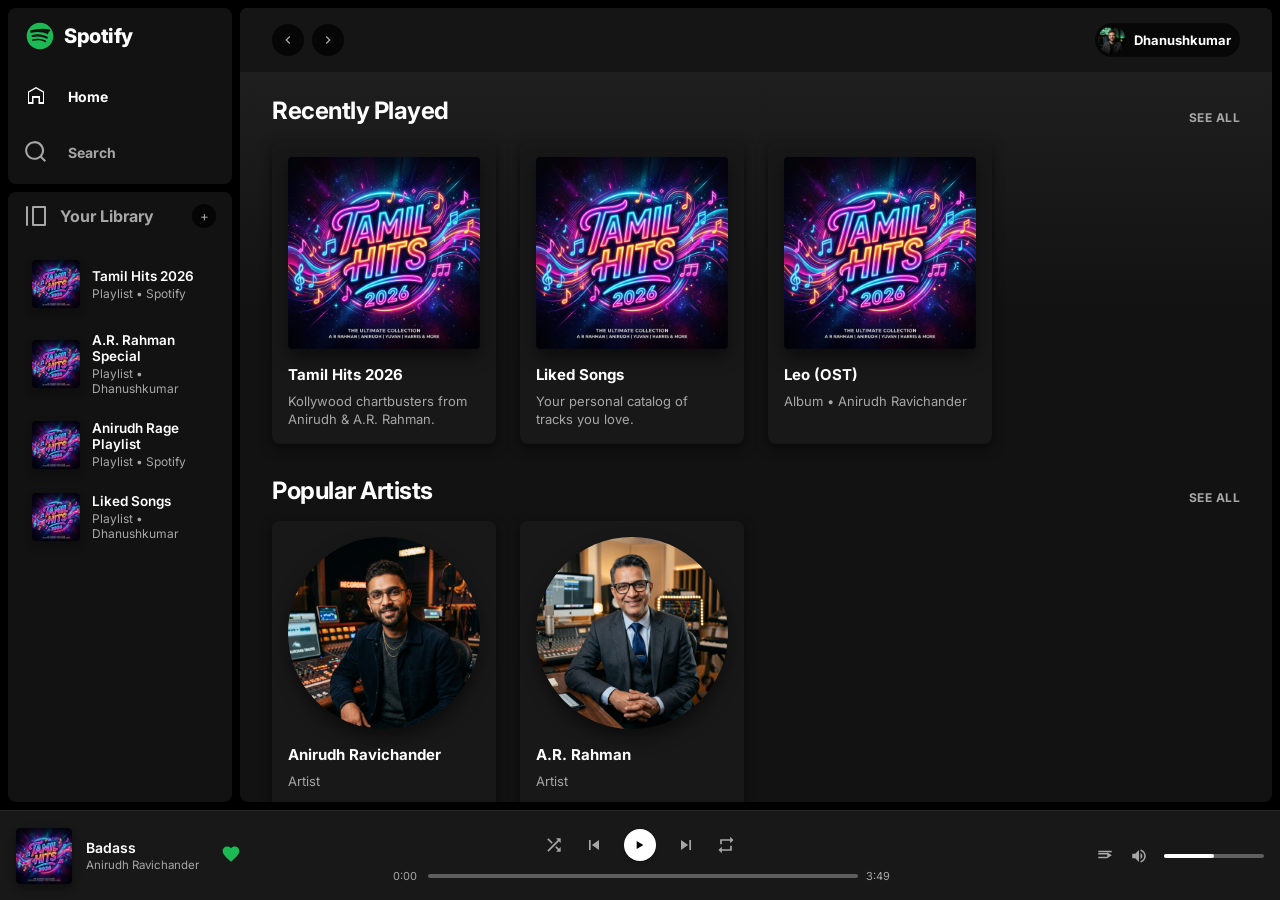
<file: index.html>
<!DOCTYPE html>
<html lang="en">
<head>
  <meta charset="UTF-8">
  <meta name="viewport" content="width=device-width, initial-scale=1.0">
  <meta name="description" content="A premium Spotify UI Clone built with HTML5, CSS3, and Vanilla JavaScript. Persisted playlists, Web Audio synthesizer melodies, and a dark themed responsive interface.">
  <title>Spotify - Web Player: Music for everyone</title>
  
  <!-- CSS Stylesheets -->
  <link rel="stylesheet" href="css/style.css">
  <link rel="stylesheet" href="css/components.css">
  <link rel="stylesheet" href="css/player.css">
  <link rel="stylesheet" href="css/animations.css">
  <link rel="stylesheet" href="css/responsive.css">
</head>
<body>
  <div class="app-container">
    
    <!-- Left Navigation Sidebar -->
    <aside class="sidebar">
      <!-- Main Nav Links -->
      <div class="sidebar-section">
        <ul class="sidebar-nav-list">
          <li class="sidebar-logo" style="margin-bottom:8px;">
            <a href="index.html" style="display:flex; align-items:center; gap:8px;">
              <!-- Spotify Logo SVG -->
              <svg viewBox="0 0 24 24" width="32" height="32" style="fill: var(--primary);"><path d="M12 2C6.477 2 2 6.477 2 12s4.477 10 10 10 10-4.477 10-10S17.523 2 12 2zm4.586 14.424c-.18.295-.564.387-.86.207-2.377-1.454-5.37-1.782-8.892-.977-.336.074-.668-.138-.745-.474-.074-.335.138-.668.474-.745 3.856-.88 7.15-.503 9.816 1.13.295.18.387.563.207.86zm1.225-2.72c-.227.367-.707.487-1.074.26-2.72-1.672-6.87-2.157-10.076-1.182-.413.125-.845-.107-.97-.52-.124-.413.108-.847.52-.97 3.664-1.11 8.232-.573 11.36 1.348.367.228.487.707.26 1.074zm.107-2.846C14.54 8.79 9.07 8.607 5.9 9.57c-.496.15-1.02-.132-1.17-.63-.15-.497.13-1.02.63-1.17 3.66-1.11 9.7-1.9 13.78-.667.447.133.693.6.56 1.046-.134.446-.6.692-1.047.56z"/></svg>
              <span style="font-size:20px; font-weight:800; color:#fff; letter-spacing:-0.5px;">Spotify</span>
            </a>
          </li>
          <li class="sidebar-nav-item active">
            <a href="index.html">
              <svg viewBox="0 0 24 24"><path d="M12.5 3.247a1 1 0 00-1 0L4 7.577V20h5.5v-6h5V20H20V7.577l-7.5-4.33zm6.5 14.753h-3v-6H8v6H5V8.587l7-4.04 7 4.04V18z"/></svg>
              <span>Home</span>
            </a>
          </li>
          <li class="sidebar-nav-item">
            <a href="search.html">
              <svg viewBox="0 0 24 24"><path d="M10.533 1.279c-5.18 0-9.407 4.14-9.407 9.279s4.226 9.279 9.407 9.279c2.234 0 4.29-.77 5.907-2.057l4.153 4.154 1.414-1.414-4.154-4.153c1.378-1.611 2.22-3.706 2.22-6.01 0-5.14-4.357-9.278-9.54-9.278zm0 2c4.073 0 7.37 3.255 7.37 7.279s-3.297 7.279-7.37 7.279-7.373-3.255-7.373-7.279 3.3-7.279 7.373-7.279z"/></svg>
              <span>Search</span>
            </a>
          </li>
        </ul>
      </div>

      <!-- Library List Section -->
      <div class="sidebar-section" style="flex-grow: 1; display:flex; flex-direction:column; overflow:hidden;">
        <div style="display:flex; justify-content:space-between; align-items:center; margin-bottom:8px;">
          <a href="library.html" style="display:flex; align-items:center; gap:12px; font-weight:700; color:var(--text-muted);">
            <svg viewBox="0 0 24 24" width="24" height="24" style="fill:currentColor;"><path d="M3 22a1 1 0 01-1-1V3a1 1 0 012 0v18a1 1 0 01-1 1zM21 2H9a1 1 0 00-1 1v18a1 1 0 001 1h12a1 1 0 001-1V3a1 1 0 00-1-1zm-1 18H10V4h10v16z"/></svg>
            <span>Your Library</span>
          </a>
          <button class="arrow-btn" style="width:24px; height:24px;" title="Create Playlist" onclick="alert('Creating new playlists requires account sync.')">+</button>
        </div>
        
        <!-- Sidebar Playlists list -->
        <ul class="sidebar-library-list" id="sidebarLibraryList">
          <!-- Dynamically populated via app.js -->
        </ul>
      </div>
    </aside>

    <!-- Main View Panel -->
    <main class="main-view animate-fade-in">
      
      <!-- Top Sticky Header -->
      <header class="main-header">
        <div class="header-nav-arrows">
          <button class="arrow-btn" title="Go Back"><svg viewBox="0 0 24 24"><path d="M15.41 16.59L10.83 12l4.58-4.59L14 6l-6 6 6 6 1.41-1.41z"/></svg></button>
          <button class="arrow-btn" title="Go Forward"><svg viewBox="0 0 24 24"><path d="M8.59 16.58L13.17 12 8.59 7.41 10 6l6 6-6 6-1.41-1.42z"/></svg></button>
        </div>
        <div class="header-user-profile" id="headerUserProfileBtn">
          <img class="header-user-avatar" src="" alt="avatar" />
          <span>Dhanushkumar</span>
        </div>
      </header>

      <!-- Main Panels Content -->
      <div class="main-content">
        
        <!-- Recently Played Section -->
        <section class="section-container">
          <div class="section-header-row">
            <h2 class="section-title">Recently Played</h2>
            <a href="library.html" class="see-all-link">See All</a>
          </div>
          <div class="card-grid">
            <div class="music-card" onclick="openPlaylistDetails('tamil-hits')">
              <div class="card-img-wrapper">
                <img src="assets/playlists/tamil_hits.jpg" alt="Tamil Hits" onerror="this.src='https://images.unsplash.com/photo-1514525253161-7a46d19cd819?w=300&h=300&fit=crop'" />
                <button class="card-play-btn"><svg viewBox="0 0 24 24"><path d="M8 5v14l11-7z"/></svg></button>
              </div>
              <h4 class="card-title">Tamil Hits 2026</h4>
              <p class="card-desc">Kollywood chartbusters from Anirudh & A.R. Rahman.</p>
            </div>
            
            <div class="music-card" onclick="openPlaylistDetails('liked-songs')">
              <div class="card-img-wrapper">
                <img src="assets/playlists/liked_songs.jpg" alt="Liked Songs" onerror="this.src='https://images.unsplash.com/photo-1516450360452-9312f5e86fc7?w=300&h=300&fit=crop'" />
                <button class="card-play-btn"><svg viewBox="0 0 24 24"><path d="M8 5v14l11-7z"/></svg></button>
              </div>
              <h4 class="card-title">Liked Songs</h4>
              <p class="card-desc">Your personal catalog of tracks you love.</p>
            </div>
            
            <div class="music-card" onclick="openAlbumDetails('leo')">
              <div class="card-img-wrapper">
                <img src="assets/albums/leo.jpg" alt="Leo Album" onerror="this.src='https://images.unsplash.com/photo-1586717791821-3f44a563fa4c?w=300&h=300&fit=crop'" />
                <button class="card-play-btn"><svg viewBox="0 0 24 24"><path d="M8 5v14l11-7z"/></svg></button>
              </div>
              <h4 class="card-title">Leo (OST)</h4>
              <p class="card-desc">Album • Anirudh Ravichander</p>
            </div>
          </div>
        </section>

        <!-- Featured Artists Section -->
        <section class="section-container">
          <div class="section-header-row">
            <h2 class="section-title">Popular Artists</h2>
            <a href="library.html" class="see-all-link">See All</a>
          </div>
          <div class="card-grid">
            <div class="music-card artist-card" onclick="openArtistDetails('anirudh')">
              <div class="card-img-wrapper">
                <img src="assets/artists/anirudh.jpg" alt="Anirudh" onerror="this.src='https://images.unsplash.com/photo-1507003211169-0a1dd7228f2d?w=200&h=200&fit=crop'" />
                <button class="card-play-btn"><svg viewBox="0 0 24 24"><path d="M8 5v14l11-7z"/></svg></button>
              </div>
              <h4 class="card-title">Anirudh Ravichander</h4>
              <p class="card-desc">Artist</p>
            </div>
            
            <div class="music-card artist-card" onclick="openArtistDetails('rahman')">
              <div class="card-img-wrapper">
                <img src="assets/artists/rahman.jpg" alt="AR Rahman" onerror="this.src='https://images.unsplash.com/photo-1506794778202-cad84cf45f1d?w=200&h=200&fit=crop'" />
                <button class="card-play-btn"><svg viewBox="0 0 24 24"><path d="M8 5v14l11-7z"/></svg></button>
              </div>
              <h4 class="card-title">A.R. Rahman</h4>
              <p class="card-desc">Artist</p>
            </div>
          </div>
        </section>

        <!-- Made For You Section -->
        <section class="section-container">
          <div class="section-header-row">
            <h2 class="section-title">Made For You</h2>
          </div>
          <div class="card-grid">
            <div class="music-card" onclick="openPlaylistDetails('arr-melodies')">
              <div class="card-img-wrapper">
                <img src="assets/playlists/arr_special.jpg" alt="ARR Special" onerror="this.src='https://images.unsplash.com/photo-1498050108023-c5249f4df085?w=300&h=300&fit=crop'" />
                <button class="card-play-btn"><svg viewBox="0 0 24 24"><path d="M8 5v14l11-7z"/></svg></button>
              </div>
              <h4 class="card-title">A.R. Rahman Special</h4>
              <p class="card-desc">Evergreen Tamil melodies from the Mozart of Madras.</p>
            </div>

            <div class="music-card" onclick="openPlaylistDetails('anirudh-rage')">
              <div class="card-img-wrapper">
                <img src="assets/playlists/anirudh_rage.jpg" alt="Anirudh Rage" onerror="this.src='https://images.unsplash.com/photo-1514525253161-7a46d19cd819?w=300&h=300&fit=crop'" />
                <button class="card-play-btn"><svg viewBox="0 0 24 24"><path d="M8 5v14l11-7z"/></svg></button>
              </div>
              <h4 class="card-title">Anirudh Rage</h4>
              <p class="card-desc">Fast-paced Kollywood hits to get you pumped.</p>
            </div>
          </div>
        </section>
        
      </div>
    </main>

    <!-- Mobile Fixed Bottom Navigation -->
    <nav class="mobile-bottom-nav">
      <a href="index.html" class="mobile-nav-link active">
        <svg viewBox="0 0 24 24"><path d="M12.5 3.247a1 1 0 00-1 0L4 7.577V20h5.5v-6h5V20H20V7.577l-7.5-4.33zm6.5 14.753h-3v-6H8v6H5V8.587l7-4.04 7 4.04V18z"/></svg>
        <span>Home</span>
      </a>
      <a href="search.html" class="mobile-nav-link">
        <svg viewBox="0 0 24 24"><path d="M10.533 1.279c-5.18 0-9.407 4.14-9.407 9.279s4.226 9.279 9.407 9.279c2.234 0 4.29-.77 5.907-2.057l4.153 4.154 1.414-1.414-4.154-4.153c1.378-1.611 2.22-3.706 2.22-6.01 0-5.14-4.357-9.278-9.54-9.278zm0 2c4.073 0 7.37 3.255 7.37 7.279s-3.297 7.279-7.37 7.279-7.373-3.255-7.373-7.279 3.3-7.279 7.373-7.279z"/></svg>
        <span>Search</span>
      </a>
      <a href="library.html" class="mobile-nav-link">
        <svg viewBox="0 0 24 24"><path d="M3 22a1 1 0 01-1-1V3a1 1 0 012 0v18a1 1 0 01-1 1zM21 2H9a1 1 0 00-1 1v18a1 1 0 001 1h12a1 1 0 001-1V3a1 1 0 00-1-1z"/></svg>
        <span>Library</span>
      </a>
    </nav>

    <!-- Music Player Fixed Bottom Footer -->
    <footer class="player-bar">
      <!-- Left side: Song details -->
      <div class="player-left">
        <img id="playerArtwork" class="player-artwork" src="" alt="Album Artwork" />
        <div class="player-track-details">
          <span id="playerTrackTitle" class="player-track-title">Title</span>
          <span id="playerTrackArtist" class="player-track-artist">Artist</span>
        </div>
        <div class="player-track-actions">
          <button id="playerHeartBtn" class="player-heart-btn" title="Save to Liked Songs">
            <svg viewBox="0 0 24 24" width="20" height="20"><path d="M12 21.35l-1.45-1.32C5.4 15.36 2 12.28 2 8.5 2 5.42 4.42 3 7.5 3c1.74 0 3.41.81 4.5 2.09C13.09 3.81 14.76 3 16.5 3 19.58 3 22 5.42 22 8.5c0 3.78-3.4 6.86-8.55 11.54L12 21.35z"/></svg>
          </button>
          <!-- Sound Visualizer Bars -->
          <div id="playerVisualizer" class="player-visualizer-container">
            <div class="vis-bar"></div>
            <div class="vis-bar"></div>
            <div class="vis-bar"></div>
            <div class="vis-bar"></div>
          </div>
        </div>
      </div>

      <!-- Center: Playback Timers and Sliders -->
      <div class="player-center">
        <div class="playback-controls">
          <button id="playerShuffleBtn" class="control-btn shuffle-btn" title="Shuffle"><svg viewBox="0 0 24 24"><path d="M10.59 9.17L5.41 4 4 5.41l5.17 5.17 1.42-1.41zM14.5 4l2.04 2.04L4 18.59 5.41 20 17.96 7.46 20 9.5V4h-5.5zm.33 9.41l-1.41 1.41 3.13 3.13L14.5 20H20v-5.5l-2.04 2.04-3.13-3.13z"/></svg></button>
          <button id="playerPrevBtn" class="control-btn" title="Previous"><svg viewBox="0 0 24 24"><path d="M6 6h2v12H6zm3.5 6L18 18V6z"/></svg></button>
          <button class="control-btn play-pause-circle play-pause-toggle-btn" title="Play/Pause"><svg viewBox="0 0 24 24"><path d="M8 5v14l11-7z"/></svg></button>
          <button id="playerNextBtn" class="control-btn" title="Next"><svg viewBox="0 0 24 24"><path d="M6 18l8.5-6L6 6v12zM16 6v12h2V6h-2z"/></svg></button>
          <button id="playerRepeatBtn" class="control-btn repeat-btn" title="Repeat"><svg viewBox="0 0 24 24"><path d="M7 7h10v3l4-4-4-4v3H5v6h2V7zm10 10H7v-3l-4 4 4 4v-3h12v-6h-2v4z"/></svg></button>
        </div>
        <div class="playback-timeline">
          <span id="playerTimeElapsed" class="time-stamp">0:00</span>
          <div class="slider-container" id="progressSliderContainer">
            <div class="slider-track-bg">
              <div id="playerTimelineFill" class="slider-track-fill" style="width: 0%;"></div>
              <div id="playerTimelineThumb" class="slider-thumb" style="left: 0%;"></div>
            </div>
          </div>
          <span class="time-stamp" style="width:auto;">3:49</span>
        </div>
      </div>

      <!-- Right: Volume level -->
      <div class="player-right">
        <button class="control-btn" title="Queue"><svg viewBox="0 0 24 24"><path d="M3 15h12v-2H3v2zm0-5h12V8H3v2zm0-5v2h18V5H3zm12 10l6-4-6-4v8z"/></svg></button>
        <button class="control-btn" title="Mute/Unmute"><svg viewBox="0 0 24 24"><path d="M3 9v6h4l5 5V4L7 9H3zm13.5 3c0-1.77-1.02-3.29-2.5-4.03v8.05c1.48-.73 2.5-2.25 2.5-4.02zM14 3.23v2.06c2.89.86 5 3.54 5 6.71s-2.11 5.85-5 6.71v2.06c4.01-.91 7-4.49 7-8.77s-2.99-7.86-7-8.77z"/></svg></button>
        <div class="slider-container" id="volumeSliderContainer" style="width: 100px; flex-grow: 0;">
          <div class="slider-track-bg">
            <div id="volumeTrackFill" class="slider-track-fill" style="width: 50%;"></div>
            <div id="volumeThumb" class="slider-thumb" style="left: 50%;"></div>
          </div>
        </div>
      </div>
    </footer>

  </div>

  <!-- JS Files -->
  <script src="js/app.js"></script>
  <script src="js/player.js"></script>
  <script src="js/navigation.js"></script>
</body>
</html>
</file>
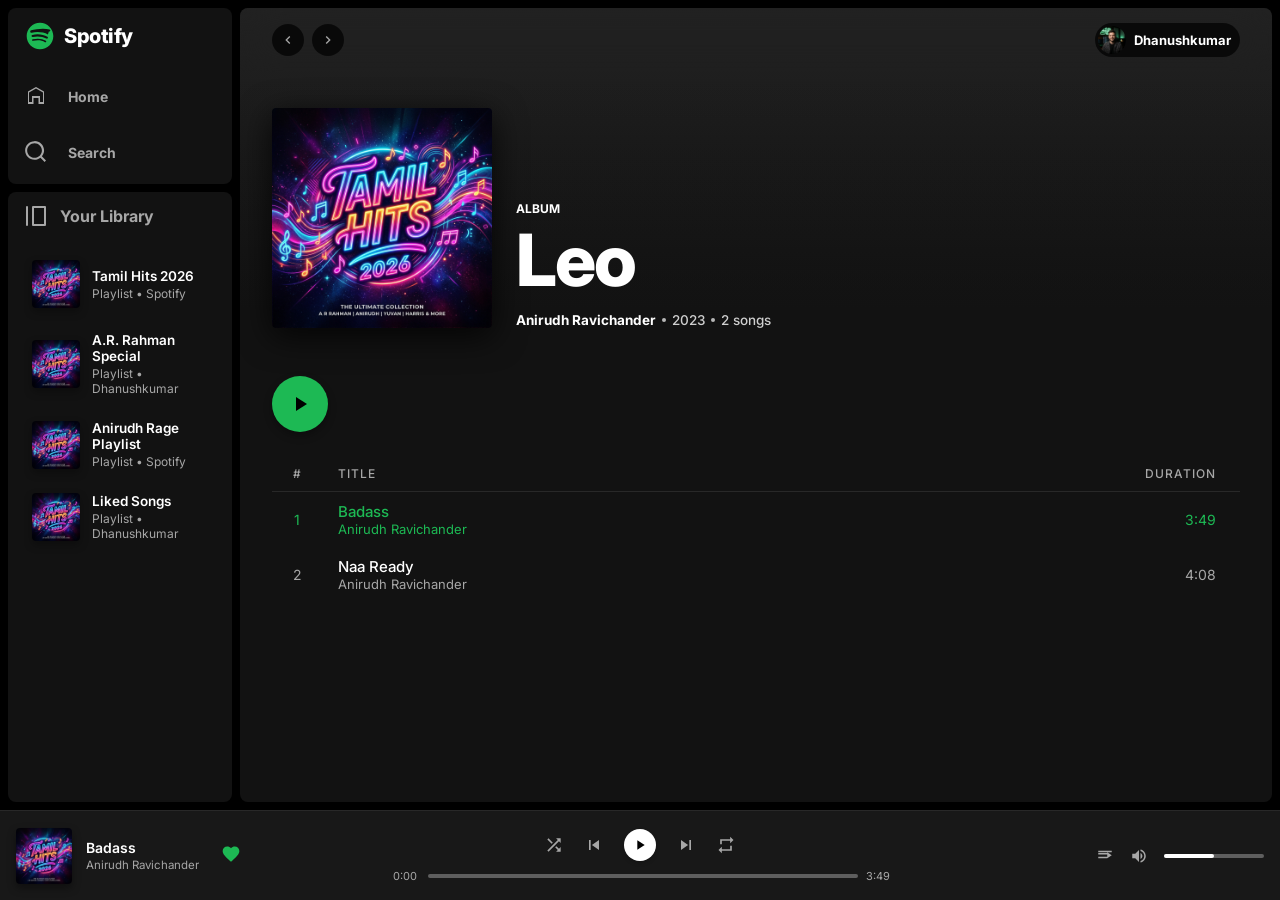
<file: album.html>
<!DOCTYPE html>
<html lang="en">
<head>
  <meta charset="UTF-8">
  <meta name="viewport" content="width=device-width, initial-scale=1.0">
  <meta name="description" content="View tracklists and release years for popular albums on Spotify UI Clone.">
  <title>Spotify - Album Details</title>
  
  <!-- CSS Stylesheets -->
  <link rel="stylesheet" href="css/style.css">
  <link rel="stylesheet" href="css/components.css">
  <link rel="stylesheet" href="css/player.css">
  <link rel="stylesheet" href="css/animations.css">
  <link rel="stylesheet" href="css/responsive.css">
</head>
<body>
  <div class="app-container">
    
    <!-- Left Navigation Sidebar -->
    <aside class="sidebar">
      <div class="sidebar-section">
        <ul class="sidebar-nav-list">
          <li class="sidebar-logo" style="margin-bottom:8px;">
            <a href="index.html" style="display:flex; align-items:center; gap:8px;">
              <svg viewBox="0 0 24 24" width="32" height="32" style="fill: var(--primary);"><path d="M12 2C6.477 2 2 6.477 2 12s4.477 10 10 10 10-4.477 10-10S17.523 2 12 2zm4.586 14.424c-.18.295-.564.387-.86.207-2.377-1.454-5.37-1.782-8.892-.977-.336.074-.668-.138-.745-.474-.074-.335.138-.668.474-.745 3.856-.88 7.15-.503 9.816 1.13.295.18.387.563.207.86zm1.225-2.72c-.227.367-.707.487-1.074.26-2.72-1.672-6.87-2.157-10.076-1.182-.413.125-.845-.107-.97-.52-.124-.413.108-.847.52-.97 3.664-1.11 8.232-.573 11.36 1.348.367.228.487.707.26 1.074zm.107-2.846C14.54 8.79 9.07 8.607 5.9 9.57c-.496.15-1.02-.132-1.17-.63-.15-.497.13-1.02.63-1.17 3.66-1.11 9.7-1.9 13.78-.667.447.133.693.6.56 1.046-.134.446-.6.692-1.047.56z"/></svg>
              <span style="font-size:20px; font-weight:800; color:#fff; letter-spacing:-0.5px;">Spotify</span>
            </a>
          </li>
          <li class="sidebar-nav-item">
            <a href="index.html">
              <svg viewBox="0 0 24 24"><path d="M12.5 3.247a1 1 0 00-1 0L4 7.577V20h5.5v-6h5V20H20V7.577l-7.5-4.33zm6.5 14.753h-3v-6H8v6H5V8.587l7-4.04 7 4.04V18z"/></svg>
              <span>Home</span>
            </a>
          </li>
          <li class="sidebar-nav-item">
            <a href="search.html">
              <svg viewBox="0 0 24 24"><path d="M10.533 1.279c-5.18 0-9.407 4.14-9.407 9.279s4.226 9.279 9.407 9.279c2.234 0 4.29-.77 5.907-2.057l4.153 4.154 1.414-1.414-4.154-4.153c1.378-1.611 2.22-3.706 2.22-6.01 0-5.14-4.357-9.278-9.54-9.278zm0 2c4.073 0 7.37 3.255 7.37 7.279s-3.297 7.279-7.37 7.279-7.373-3.255-7.373-7.279 3.3-7.279 7.373-7.279z"/></svg>
              <span>Search</span>
            </a>
          </li>
        </ul>
      </div>

      <!-- Library Section -->
      <div class="sidebar-section" style="flex-grow: 1; display:flex; flex-direction:column; overflow:hidden;">
        <div style="display:flex; justify-content:space-between; align-items:center; margin-bottom:8px;">
          <a href="library.html" style="display:flex; align-items:center; gap:12px; font-weight:700; color:var(--text-muted);">
            <svg viewBox="0 0 24 24" width="24" height="24" style="fill:currentColor;"><path d="M3 22a1 1 0 01-1-1V3a1 1 0 012 0v18a1 1 0 01-1 1zM21 2H9a1 1 0 00-1 1v18a1 1 0 001 1h12a1 1 0 001-1V3a1 1 0 00-1-1zm-1 18H10V4h10v16z"/></svg>
            <span>Your Library</span>
          </a>
        </div>
        <ul class="sidebar-library-list" id="sidebarLibraryList">
          <!-- Dynamically populated via app.js -->
        </ul>
      </div>
    </aside>

    <!-- Main View Panel -->
    <main class="main-view animate-fade-in" id="albumMainPanel">
      
      <!-- Top Sticky Header -->
      <header class="main-header" style="background-color: transparent;">
        <div class="header-nav-arrows">
          <button class="arrow-btn" title="Go Back"><svg viewBox="0 0 24 24"><path d="M15.41 16.59L10.83 12l4.58-4.59L14 6l-6 6 6 6 1.41-1.41z"/></svg></button>
          <button class="arrow-btn" title="Go Forward"><svg viewBox="0 0 24 24"><path d="M8.59 16.58L13.17 12 8.59 7.41 10 6l6 6-6 6-1.41-1.42z"/></svg></button>
        </div>
        <div class="header-user-profile" id="headerUserProfileBtn">
          <img class="header-user-avatar" src="" alt="avatar" />
          <span>Dhanushkumar</span>
        </div>
      </header>

      <!-- Album Details Header Banner -->
      <section class="banner-container" id="albumBannerSection">
        <!-- Dynamically populated via inline script -->
      </section>

      <!-- Action Buttons Row -->
      <div class="playlist-actions-row">
        <button class="action-play-main-btn" id="albumPlayMainBtn">
          <svg viewBox="0 0 24 24"><path d="M8 5v14l11-7z"/></svg>
        </button>
      </div>

      <!-- Album Songs Table -->
      <div class="track-table-container">
        <table class="track-table">
          <thead>
            <tr>
              <th style="width:50px; text-align:center;">#</th>
              <th>Title</th>
              <th style="width:100px; text-align:right; padding-right:24px;">Duration</th>
            </tr>
          </thead>
          <tbody id="albumTracksTableBody">
            <!-- Dynamically populated via inline script -->
          </tbody>
        </table>
      </div>

    </main>

    <!-- Mobile Fixed Bottom Navigation -->
    <nav class="mobile-bottom-nav">
      <a href="index.html" class="mobile-nav-link">
        <svg viewBox="0 0 24 24"><path d="M12.5 3.247a1 1 0 00-1 0L4 7.577V20h5.5v-6h5V20H20V7.577l-7.5-4.33zm6.5 14.753h-3v-6H8v6H5V8.587l7-4.04 7 4.04V18z"/></svg>
        <span>Home</span>
      </a>
      <a href="search.html" class="mobile-nav-link">
        <svg viewBox="0 0 24 24"><path d="M10.533 1.279c-5.18 0-9.407 4.14-9.407 9.279s4.226 9.279 9.407 9.279c2.234 0 4.29-.77 5.907-2.057l4.153 4.154 1.414-1.414-4.154-4.153c1.378-1.611 2.22-3.706 2.22-6.01 0-5.14-4.357-9.278-9.54-9.278zm0 2c4.073 0 7.37 3.255 7.37 7.279s-3.297 7.279-7.37 7.279-7.373-3.255-7.373-7.279 3.3-7.279 7.373-7.279z"/></svg>
        <span>Search</span>
      </a>
      <a href="library.html" class="mobile-nav-link">
        <svg viewBox="0 0 24 24"><path d="M3 22a1 1 0 01-1-1V3a1 1 0 012 0v18a1 1 0 01-1 1zM21 2H9a1 1 0 00-1 1v18a1 1 0 001 1h12a1 1 0 001-1V3a1 1 0 00-1-1z"/></svg>
        <span>Library</span>
      </a>
    </nav>

    <!-- Music Player Fixed Bottom Footer -->
    <footer class="player-bar">
      <div class="player-left">
        <img id="playerArtwork" class="player-artwork" src="" alt="Album Artwork" />
        <div class="player-track-details">
          <span id="playerTrackTitle" class="player-track-title">Title</span>
          <span id="playerTrackArtist" class="player-track-artist">Artist</span>
        </div>
        <div class="player-track-actions">
          <button id="playerHeartBtn" class="player-heart-btn" title="Save to Liked Songs">
            <svg viewBox="0 0 24 24" width="20" height="20"><path d="M12 21.35l-1.45-1.32C5.4 15.36 2 12.28 2 8.5 2 5.42 4.42 3 7.5 3c1.74 0 3.41.81 4.5 2.09C13.09 3.81 14.76 3 16.5 3 19.58 3 22 5.42 22 8.5c0 3.78-3.4 6.86-8.55 11.54L12 21.35z"/></svg>
          </button>
          <div id="playerVisualizer" class="player-visualizer-container">
            <div class="vis-bar"></div>
            <div class="vis-bar"></div>
            <div class="vis-bar"></div>
            <div class="vis-bar"></div>
          </div>
        </div>
      </div>

      <div class="player-center">
        <div class="playback-controls">
          <button id="playerShuffleBtn" class="control-btn shuffle-btn" title="Shuffle"><svg viewBox="0 0 24 24"><path d="M10.59 9.17L5.41 4 4 5.41l5.17 5.17 1.42-1.41zM14.5 4l2.04 2.04L4 18.59 5.41 20 17.96 7.46 20 9.5V4h-5.5zm.33 9.41l-1.41 1.41 3.13 3.13L14.5 20H20v-5.5l-2.04 2.04-3.13-3.13z"/></svg></button>
          <button id="playerPrevBtn" class="control-btn" title="Previous"><svg viewBox="0 0 24 24"><path d="M6 6h2v12H6zm3.5 6L18 18V6z"/></svg></button>
          <button class="control-btn play-pause-circle play-pause-toggle-btn" title="Play/Pause"><svg viewBox="0 0 24 24"><path d="M8 5v14l11-7z"/></svg></button>
          <button id="playerNextBtn" class="control-btn" title="Next"><svg viewBox="0 0 24 24"><path d="M6 18l8.5-6L6 6v12zM16 6v12h2V6h-2z"/></svg></button>
          <button id="playerRepeatBtn" class="control-btn repeat-btn" title="Repeat"><svg viewBox="0 0 24 24"><path d="M7 7h10v3l4-4-4-4v3H5v6h2V7zm10 10H7v-3l-4 4 4 4v-3h12v-6h-2v4z"/></svg></button>
        </div>
        <div class="playback-timeline">
          <span id="playerTimeElapsed" class="time-stamp">0:00</span>
          <div class="slider-container" id="progressSliderContainer">
            <div class="slider-track-bg">
              <div id="playerTimelineFill" class="slider-track-fill" style="width: 0%;"></div>
              <div id="playerTimelineThumb" class="slider-thumb" style="left: 0%;"></div>
            </div>
          </div>
          <span class="time-stamp" style="width:auto;">3:49</span>
        </div>
      </div>

      <div class="player-right">
        <button class="control-btn" title="Queue"><svg viewBox="0 0 24 24"><path d="M3 15h12v-2H3v2zm0-5h12V8H3v2zm0-5v2h18V5H3zm12 10l6-4-6-4v8z"/></svg></button>
        <button class="control-btn" title="Mute/Unmute"><svg viewBox="0 0 24 24"><path d="M3 9v6h4l5 5V4L7 9H3zm13.5 3c0-1.77-1.02-3.29-2.5-4.03v8.05c1.48-.73 2.5-2.25 2.5-4.02zM14 3.23v2.06c2.89.86 5 3.54 5 6.71s-2.11 5.85-5 6.71v2.06c4.01-.91 7-4.49 7-8.77s-2.99-7.86-7-8.77z"/></svg></button>
        <div class="slider-container" id="volumeSliderContainer" style="width: 100px; flex-grow: 0;">
          <div class="slider-track-bg">
            <div id="volumeTrackFill" class="slider-track-fill" style="width: 50%;"></div>
            <div id="volumeThumb" class="slider-thumb" style="left: 50%;"></div>
          </div>
        </div>
      </div>
    </footer>

  </div>

  <!-- JS Files -->
  <script src="js/app.js"></script>
  <script src="js/player.js"></script>
  <script src="js/navigation.js"></script>

  <script>
    document.addEventListener('DOMContentLoaded', () => {
      renderAlbum();
    });

    function renderAlbum() {
      const banner = document.getElementById('albumBannerSection');
      const tracksBody = document.getElementById('albumTracksTableBody');
      const mainPlayBtn = document.getElementById('albumPlayMainBtn');

      if (!banner || !tracksBody) return;

      const albumId = localStorage.getItem('selectedAlbumId') || 'leo';
      const albums = JSON.parse(localStorage.getItem('albumsDb')) || [];
      const songs = JSON.parse(localStorage.getItem('songsDb')) || [];
      const playerState = JSON.parse(localStorage.getItem('playerState')) || {};

      const currentAlbum = albums.find(a => a.id === albumId) || albums[0];

      // Render banner
      banner.innerHTML = `
        <div class="banner-img-wrapper animate-fade-in">
          <img src="${currentAlbum.artwork}" alt="${currentAlbum.title}" onerror="this.src='https://images.unsplash.com/photo-1514525253161-7a46d19cd819?w=300&h=300&fit=crop'" />
        </div>
        <div class="banner-info">
          <span class="banner-type">ALBUM</span>
          <h1 class="banner-title">${currentAlbum.title}</h1>
          <div class="banner-meta">
            <span class="banner-meta-author">${currentAlbum.artist}</span>
            <span class="dot-separator"></span>
            <span>${currentAlbum.year}</span>
            <span class="dot-separator"></span>
            <span>${currentAlbum.songs.length} songs</span>
          </div>
        </div>
      `;

      // Play button sync
      if (mainPlayBtn) {
        const isAlbumPlaying = playerState.isPlaying && currentAlbum.songs.includes(playerState.currentSongId);
        mainPlayBtn.innerHTML = isAlbumPlaying ? getPauseSVG() : getPlaySVG();
      }

      // Render tracks
      tracksBody.innerHTML = '';
      currentAlbum.songs.forEach((songId, index) => {
        const song = songs.find(s => s.id === songId);
        if (!song) return;

        const isActive = song.id === playerState.currentSongId ? 'active' : '';
        const rowClass = song.id === playerState.currentSongId ? 'track-row active' : 'track-row';

        const rowHTML = `
          <tr class="${rowClass}" onclick="playAlbumTrack(${song.id}, [${currentAlbum.songs.join(',')}])">
            <td class="track-row-num">
              <span class="track-row-num-val">${index + 1}</span>
              <svg class="track-row-play-icon" viewBox="0 0 24 24"><path d="M8 5v14l11-7z"/></svg>
            </td>
            <td>
              <div class="track-title-col">
                <div class="track-name-author">
                  <span class="track-name-title">${song.title}</span>
                  <span class="track-author-sub">${song.artist}</span>
                </div>
              </div>
            </td>
            <td style="text-align:right; padding-right:24px;">${song.duration}</td>
          </tr>
        `;
        tracksBody.insertAdjacentHTML('beforeend', rowHTML);
      });

      // Bind play button click
      if (mainPlayBtn) {
        const newPlayBtn = mainPlayBtn.cloneNode(true);
        mainPlayBtn.parentNode.replaceChild(newPlayBtn, mainPlayBtn);

        newPlayBtn.addEventListener('click', () => {
          if (currentAlbum.songs.length > 0) {
            if (currentAlbum.songs.includes(playerState.currentSongId)) {
              if (typeof togglePlayState === 'function') togglePlayState();
            } else {
              if (typeof playSongImmediately === 'function') {
                playSongImmediately(currentAlbum.songs[0], currentAlbum.songs);
              }
            }
          }
        });
      }
    }

    window.playAlbumTrack = function(songId, queueList) {
      if (typeof playSongImmediately === 'function') {
        playSongImmediately(songId, queueList);
      }
    }

    function getPlaySVG() {
      return `<svg viewBox="0 0 24 24"><path d="M8 5v14l11-7z"/></svg>`;
    }

    function getPauseSVG() {
      return `<svg viewBox="0 0 24 24"><path d="M6 19h4V5H6v14zm8-14v14h4V5h-4z"/></svg>`;
    }
  </script>
</body>
</html>
</file>
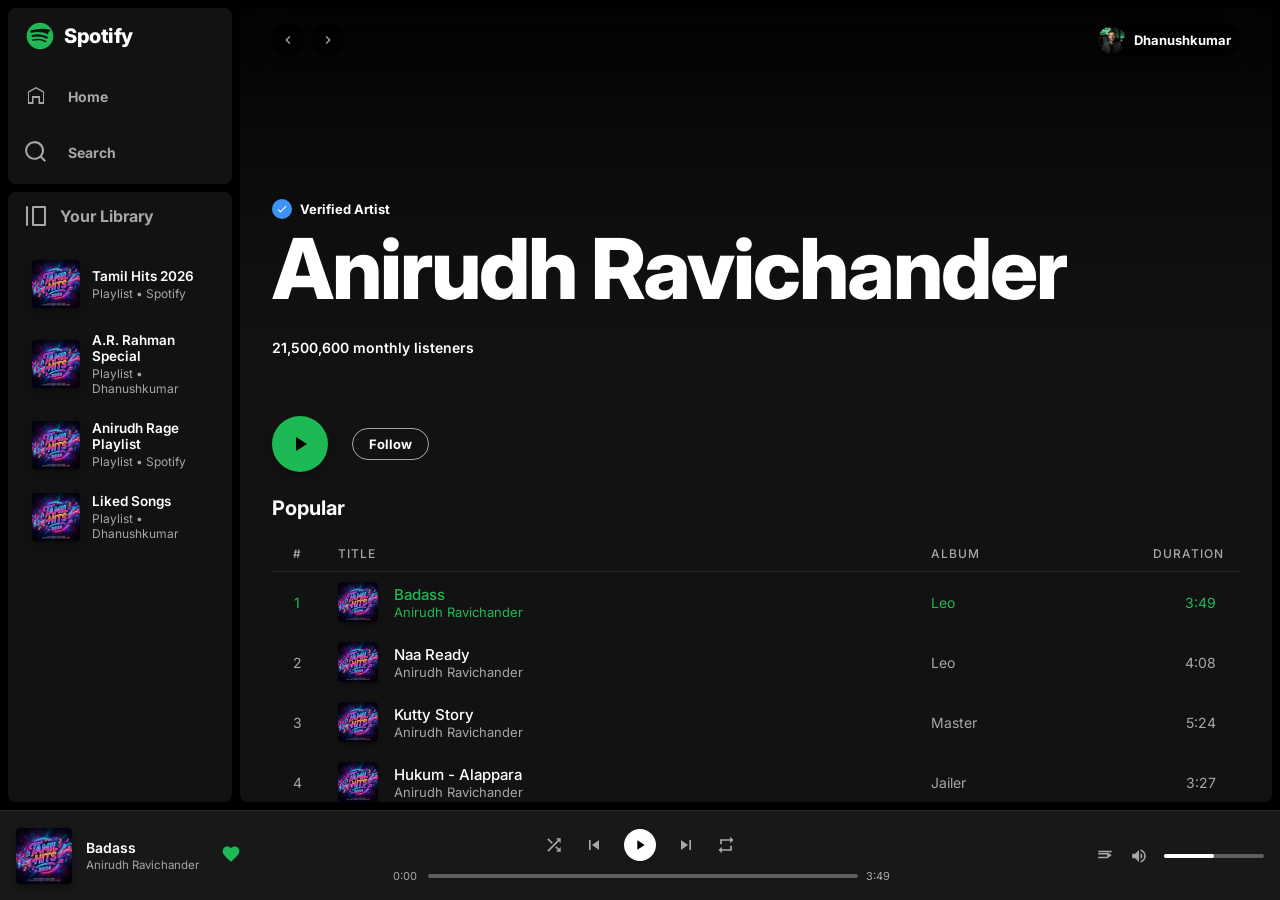
<file: artist.html>
<!DOCTYPE html>
<html lang="en">
<head>
  <meta charset="UTF-8">
  <meta name="viewport" content="width=device-width, initial-scale=1.0">
  <meta name="description" content="View artist biography and popular tracks on Spotify UI Clone.">
  <title>Spotify - Artist Details</title>
  
  <!-- CSS Stylesheets -->
  <link rel="stylesheet" href="css/style.css">
  <link rel="stylesheet" href="css/components.css">
  <link rel="stylesheet" href="css/player.css">
  <link rel="stylesheet" href="css/animations.css">
  <link rel="stylesheet" href="css/responsive.css">
</head>
<body>
  <div class="app-container">
    
    <!-- Left Navigation Sidebar -->
    <aside class="sidebar">
      <div class="sidebar-section">
        <ul class="sidebar-nav-list">
          <li class="sidebar-logo" style="margin-bottom:8px;">
            <a href="index.html" style="display:flex; align-items:center; gap:8px;">
              <svg viewBox="0 0 24 24" width="32" height="32" style="fill: var(--primary);"><path d="M12 2C6.477 2 2 6.477 2 12s4.477 10 10 10 10-4.477 10-10S17.523 2 12 2zm4.586 14.424c-.18.295-.564.387-.86.207-2.377-1.454-5.37-1.782-8.892-.977-.336.074-.668-.138-.745-.474-.074-.335.138-.668.474-.745 3.856-.88 7.15-.503 9.816 1.13.295.18.387.563.207.86zm1.225-2.72c-.227.367-.707.487-1.074.26-2.72-1.672-6.87-2.157-10.076-1.182-.413.125-.845-.107-.97-.52-.124-.413.108-.847.52-.97 3.664-1.11 8.232-.573 11.36 1.348.367.228.487.707.26 1.074zm.107-2.846C14.54 8.79 9.07 8.607 5.9 9.57c-.496.15-1.02-.132-1.17-.63-.15-.497.13-1.02.63-1.17 3.66-1.11 9.7-1.9 13.78-.667.447.133.693.6.56 1.046-.134.446-.6.692-1.047.56z"/></svg>
              <span style="font-size:20px; font-weight:800; color:#fff; letter-spacing:-0.5px;">Spotify</span>
            </a>
          </li>
          <li class="sidebar-nav-item">
            <a href="index.html">
              <svg viewBox="0 0 24 24"><path d="M12.5 3.247a1 1 0 00-1 0L4 7.577V20h5.5v-6h5V20H20V7.577l-7.5-4.33zm6.5 14.753h-3v-6H8v6H5V8.587l7-4.04 7 4.04V18z"/></svg>
              <span>Home</span>
            </a>
          </li>
          <li class="sidebar-nav-item">
            <a href="search.html">
              <svg viewBox="0 0 24 24"><path d="M10.533 1.279c-5.18 0-9.407 4.14-9.407 9.279s4.226 9.279 9.407 9.279c2.234 0 4.29-.77 5.907-2.057l4.153 4.154 1.414-1.414-4.154-4.153c1.378-1.611 2.22-3.706 2.22-6.01 0-5.14-4.357-9.278-9.54-9.278zm0 2c4.073 0 7.37 3.255 7.37 7.279s-3.297 7.279-7.37 7.279-7.373-3.255-7.373-7.279 3.3-7.279 7.373-7.279z"/></svg>
              <span>Search</span>
            </a>
          </li>
        </ul>
      </div>

      <!-- Library Section -->
      <div class="sidebar-section" style="flex-grow: 1; display:flex; flex-direction:column; overflow:hidden;">
        <div style="display:flex; justify-content:space-between; align-items:center; margin-bottom:8px;">
          <a href="library.html" style="display:flex; align-items:center; gap:12px; font-weight:700; color:var(--text-muted);">
            <svg viewBox="0 0 24 24" width="24" height="24" style="fill:currentColor;"><path d="M3 22a1 1 0 01-1-1V3a1 1 0 012 0v18a1 1 0 01-1 1zM21 2H9a1 1 0 00-1 1v18a1 1 0 001 1h12a1 1 0 001-1V3a1 1 0 00-1-1zm-1 18H10V4h10v16z"/></svg>
            <span>Your Library</span>
          </a>
        </div>
        <ul class="sidebar-library-list" id="sidebarLibraryList">
          <!-- Dynamically populated via app.js -->
        </ul>
      </div>
    </aside>

    <!-- Main View Panel -->
    <main class="main-view animate-fade-in" id="artistMainPanel">
      
      <!-- Top Sticky Header -->
      <header class="main-header" style="background-color: transparent;">
        <div class="header-nav-arrows">
          <button class="arrow-btn" title="Go Back"><svg viewBox="0 0 24 24"><path d="M15.41 16.59L10.83 12l4.58-4.59L14 6l-6 6 6 6 1.41-1.41z"/></svg></button>
          <button class="arrow-btn" title="Go Forward"><svg viewBox="0 0 24 24"><path d="M8.59 16.58L13.17 12 8.59 7.41 10 6l6 6-6 6-1.41-1.42z"/></svg></button>
        </div>
        <div class="header-user-profile" id="headerUserProfileBtn">
          <img class="header-user-avatar" src="" alt="avatar" />
          <span>Dhanushkumar</span>
        </div>
      </header>

      <!-- Artist Details Header Banner -->
      <section class="banner-container" id="artistBannerSection" style="min-height:320px; align-items:flex-end;">
        <!-- Dynamically populated via inline script -->
      </section>

      <!-- Action Buttons Row -->
      <div class="playlist-actions-row">
        <button class="action-play-main-btn" id="artistPlayMainBtn">
          <svg viewBox="0 0 24 24"><path d="M8 5v14l11-7z"/></svg>
        </button>
        <button class="btn btn-secondary" style="border: 1px solid var(--text-muted); border-radius:20px; height:32px; padding:0 16px; font-size:13px; font-weight:700;">Follow</button>
      </div>

      <!-- Popular Tracks list -->
      <div class="track-table-container">
        <h3 style="margin-bottom:16px; font-size:20px; font-weight:700;">Popular</h3>
        <table class="track-table">
          <thead>
            <tr>
              <th style="width:50px; text-align:center;">#</th>
              <th>Title</th>
              <th>Album</th>
              <th style="width:100px; text-align:right;">Duration</th>
            </tr>
          </thead>
          <tbody id="artistTracksTableBody">
            <!-- Dynamically populated via inline script -->
          </tbody>
        </table>
      </div>

      <!-- About Section / Biography -->
      <div style="padding: 0 32px 40px;">
        <h3 style="margin-bottom:16px; font-size:20px; font-weight:700;">About</h3>
        <div class="card" style="padding:24px; max-width:640px; background-color:rgba(255,255,255,0.03); border:1px solid var(--border-color);">
          <p id="artistBioText" style="font-size:14px; color:var(--text-muted); line-height:1.6;"></p>
        </div>
      </div>

    </main>

    <!-- Mobile Fixed Bottom Navigation -->
    <nav class="mobile-bottom-nav">
      <a href="index.html" class="mobile-nav-link">
        <svg viewBox="0 0 24 24"><path d="M12.5 3.247a1 1 0 00-1 0L4 7.577V20h5.5v-6h5V20H20V7.577l-7.5-4.33zm6.5 14.753h-3v-6H8v6H5V8.587l7-4.04 7 4.04V18z"/></svg>
        <span>Home</span>
      </a>
      <a href="search.html" class="mobile-nav-link">
        <svg viewBox="0 0 24 24"><path d="M10.533 1.279c-5.18 0-9.407 4.14-9.407 9.279s4.226 9.279 9.407 9.279c2.234 0 4.29-.77 5.907-2.057l4.153 4.154 1.414-1.414-4.154-4.153c1.378-1.611 2.22-3.706 2.22-6.01 0-5.14-4.357-9.278-9.54-9.278zm0 2c4.073 0 7.37 3.255 7.37 7.279s-3.297 7.279-7.37 7.279-7.373-3.255-7.373-7.279 3.3-7.279 7.373-7.279z"/></svg>
        <span>Search</span>
      </a>
      <a href="library.html" class="mobile-nav-link">
        <svg viewBox="0 0 24 24"><path d="M3 22a1 1 0 01-1-1V3a1 1 0 012 0v18a1 1 0 01-1 1zM21 2H9a1 1 0 00-1 1v18a1 1 0 001 1h12a1 1 0 001-1V3a1 1 0 00-1-1z"/></svg>
        <span>Library</span>
      </a>
    </nav>

    <!-- Music Player Fixed Bottom Footer -->
    <footer class="player-bar">
      <div class="player-left">
        <img id="playerArtwork" class="player-artwork" src="" alt="Album Artwork" />
        <div class="player-track-details">
          <span id="playerTrackTitle" class="player-track-title">Title</span>
          <span id="playerTrackArtist" class="player-track-artist">Artist</span>
        </div>
        <div class="player-track-actions">
          <button id="playerHeartBtn" class="player-heart-btn" title="Save to Liked Songs">
            <svg viewBox="0 0 24 24" width="20" height="20"><path d="M12 21.35l-1.45-1.32C5.4 15.36 2 12.28 2 8.5 2 5.42 4.42 3 7.5 3c1.74 0 3.41.81 4.5 2.09C13.09 3.81 14.76 3 16.5 3 19.58 3 22 5.42 22 8.5c0 3.78-3.4 6.86-8.55 11.54L12 21.35z"/></svg>
          </button>
          <div id="playerVisualizer" class="player-visualizer-container">
            <div class="vis-bar"></div>
            <div class="vis-bar"></div>
            <div class="vis-bar"></div>
            <div class="vis-bar"></div>
          </div>
        </div>
      </div>

      <div class="player-center">
        <div class="playback-controls">
          <button id="playerShuffleBtn" class="control-btn shuffle-btn" title="Shuffle"><svg viewBox="0 0 24 24"><path d="M10.59 9.17L5.41 4 4 5.41l5.17 5.17 1.42-1.41zM14.5 4l2.04 2.04L4 18.59 5.41 20 17.96 7.46 20 9.5V4h-5.5zm.33 9.41l-1.41 1.41 3.13 3.13L14.5 20H20v-5.5l-2.04 2.04-3.13-3.13z"/></svg></button>
          <button id="playerPrevBtn" class="control-btn" title="Previous"><svg viewBox="0 0 24 24"><path d="M6 6h2v12H6zm3.5 6L18 18V6z"/></svg></button>
          <button class="control-btn play-pause-circle play-pause-toggle-btn" title="Play/Pause"><svg viewBox="0 0 24 24"><path d="M8 5v14l11-7z"/></svg></button>
          <button id="playerNextBtn" class="control-btn" title="Next"><svg viewBox="0 0 24 24"><path d="M6 18l8.5-6L6 6v12zM16 6v12h2V6h-2z"/></svg></button>
          <button id="playerRepeatBtn" class="control-btn repeat-btn" title="Repeat"><svg viewBox="0 0 24 24"><path d="M7 7h10v3l4-4-4-4v3H5v6h2V7zm10 10H7v-3l-4 4 4 4v-3h12v-6h-2v4z"/></svg></button>
        </div>
        <div class="playback-timeline">
          <span id="playerTimeElapsed" class="time-stamp">0:00</span>
          <div class="slider-container" id="progressSliderContainer">
            <div class="slider-track-bg">
              <div id="playerTimelineFill" class="slider-track-fill" style="width: 0%;"></div>
              <div id="playerTimelineThumb" class="slider-thumb" style="left: 0%;"></div>
            </div>
          </div>
          <span class="time-stamp" style="width:auto;">3:49</span>
        </div>
      </div>

      <div class="player-right">
        <button class="control-btn" title="Queue"><svg viewBox="0 0 24 24"><path d="M3 15h12v-2H3v2zm0-5h12V8H3v2zm0-5v2h18V5H3zm12 10l6-4-6-4v8z"/></svg></button>
        <button class="control-btn" title="Mute/Unmute"><svg viewBox="0 0 24 24"><path d="M3 9v6h4l5 5V4L7 9H3zm13.5 3c0-1.77-1.02-3.29-2.5-4.03v8.05c1.48-.73 2.5-2.25 2.5-4.02zM14 3.23v2.06c2.89.86 5 3.54 5 6.71s-2.11 5.85-5 6.71v2.06c4.01-.91 7-4.49 7-8.77s-2.99-7.86-7-8.77z"/></svg></button>
        <div class="slider-container" id="volumeSliderContainer" style="width: 100px; flex-grow: 0;">
          <div class="slider-track-bg">
            <div id="volumeTrackFill" class="slider-track-fill" style="width: 50%;"></div>
            <div id="volumeThumb" class="slider-thumb" style="left: 50%;"></div>
          </div>
        </div>
      </div>
    </footer>

  </div>

  <!-- JS Files -->
  <script src="js/app.js"></script>
  <script src="js/player.js"></script>
  <script src="js/navigation.js"></script>
  
  <script>
    // Custom inline renderer for selected artist
    document.addEventListener('DOMContentLoaded', () => {
      renderArtist();
    });

    function renderArtist() {
      const banner = document.getElementById('artistBannerSection');
      const tracksBody = document.getElementById('artistTracksTableBody');
      const bioText = document.getElementById('artistBioText');
      const mainPlayBtn = document.getElementById('artistPlayMainBtn');

      if (!banner || !tracksBody || !bioText) return;

      const artistId = localStorage.getItem('selectedArtistId') || 'anirudh';
      const artists = JSON.parse(localStorage.getItem('artistsDb')) || [];
      const songs = JSON.parse(localStorage.getItem('songsDb')) || [];
      const playerState = JSON.parse(localStorage.getItem('playerState')) || {};

      const currentArtist = artists.find(a => a.id === artistId) || artists[0];

      // Update banner background to overlay
      const mainView = document.querySelector('.main-view');
      if (mainView && currentArtist.banner) {
        mainView.style.background = `linear-gradient(to bottom, rgba(30,30,30,0.1) 0%, #121212 360px)`;
      }

      // Render banner
      banner.innerHTML = `
        <div class="banner-info" style="padding-bottom:12px;">
          <div class="artist-verified-row animate-fade-in">
            <div class="artist-verified-icon">
              <svg viewBox="0 0 24 24"><path d="M9 16.17L4.83 12l-1.42 1.41L9 19 21 7l-1.41-1.41z"/></svg>
            </div>
            <span>Verified Artist</span>
          </div>
          <h1 class="banner-title" style="font-size:84px; line-height:0.9;">${currentArtist.name}</h1>
          <p style="margin-top:16px; font-weight:600; font-size:14px;">${currentArtist.listeners}</p>
        </div>
      `;

      // Bio
      bioText.textContent = currentArtist.bio;

      // Play button sync
      if (mainPlayBtn) {
        const isArtistPlaying = playerState.isPlaying && currentArtist.popularSongs.includes(playerState.currentSongId);
        mainPlayBtn.innerHTML = isArtistPlaying ? getPauseSVG() : getPlaySVG();
      }

      // Render popular tracks table
      tracksBody.innerHTML = '';
      currentArtist.popularSongs.forEach((songId, index) => {
        const song = songs.find(s => s.id === songId);
        if (!song) return;

        const isActive = song.id === playerState.currentSongId ? 'active' : '';
        const rowClass = song.id === playerState.currentSongId ? 'track-row active' : 'track-row';

        const rowHTML = `
          <tr class="${rowClass}" onclick="playArtistTrack(${song.id}, [${currentArtist.popularSongs.join(',')}])">
            <td class="track-row-num">
              <span class="track-row-num-val">${index + 1}</span>
              <svg class="track-row-play-icon" viewBox="0 0 24 24"><path d="M8 5v14l11-7z"/></svg>
            </td>
            <td>
              <div class="track-title-col">
                <img class="track-artwork" src="${song.artwork}" alt="${song.album}" onerror="this.src='https://images.unsplash.com/photo-1514525253161-7a46d19cd819?w=100&h=100&fit=crop'" />
                <div class="track-name-author">
                  <span class="track-name-title">${song.title}</span>
                  <span class="track-author-sub">${song.artist}</span>
                </div>
              </div>
            </td>
            <td>${song.album}</td>
            <td style="text-align:right; padding-right:24px;">${song.duration}</td>
          </tr>
        `;
        tracksBody.insertAdjacentHTML('beforeend', rowHTML);
      });

      // Bind Big Play Button click
      if (mainPlayBtn) {
        // Clear previous listeners to avoid pile up on reload
        const newPlayBtn = mainPlayBtn.cloneNode(true);
        mainPlayBtn.parentNode.replaceChild(newPlayBtn, mainPlayBtn);

        newPlayBtn.addEventListener('click', () => {
          if (currentArtist.popularSongs.length > 0) {
            if (currentArtist.popularSongs.includes(playerState.currentSongId)) {
              if (typeof togglePlayState === 'function') togglePlayState();
            } else {
              if (typeof playSongImmediately === 'function') {
                playSongImmediately(currentArtist.popularSongs[0], currentArtist.popularSongs);
              }
            }
          }
        });
      }
    }

    // Trigger Play Track
    window.playArtistTrack = function(songId, queueList) {
      if (typeof playSongImmediately === 'function') {
        playSongImmediately(songId, queueList);
      }
    }

    function getPlaySVG() {
      return `<svg viewBox="0 0 24 24"><path d="M8 5v14l11-7z"/></svg>`;
    }

    function getPauseSVG() {
      return `<svg viewBox="0 0 24 24"><path d="M6 19h4V5H6v14zm8-14v14h4V5h-4z"/></svg>`;
    }
  </script>
</body>
</html>
</file>
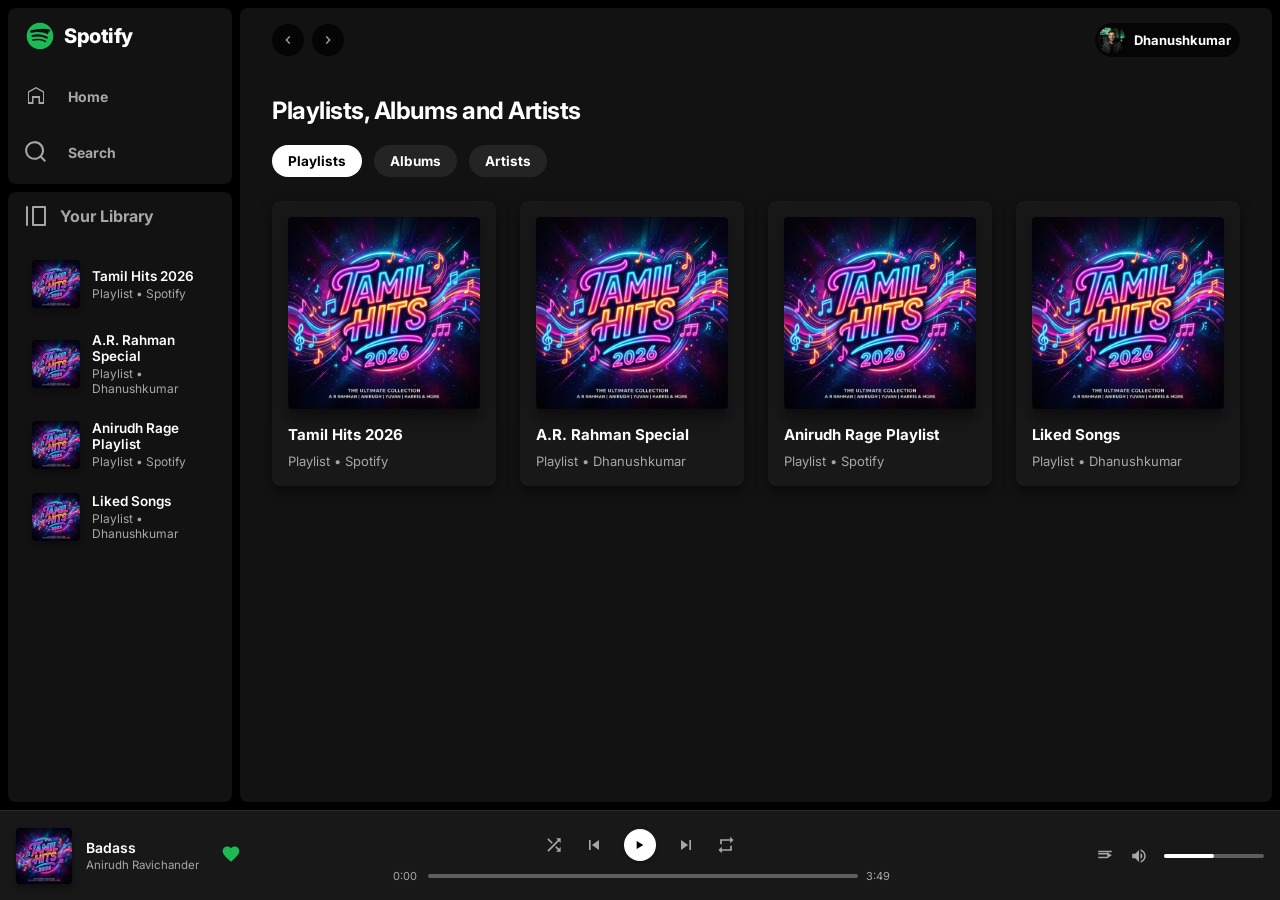
<file: library.html>
<!DOCTYPE html>
<html lang="en">
<head>
  <meta charset="UTF-8">
  <meta name="viewport" content="width=device-width, initial-scale=1.0">
  <meta name="description" content="View and manage your playlists, albums, and artists in Spotify UI Clone.">
  <title>Spotify - Library</title>
  
  <!-- CSS Stylesheets -->
  <link rel="stylesheet" href="css/style.css">
  <link rel="stylesheet" href="css/components.css">
  <link rel="stylesheet" href="css/player.css">
  <link rel="stylesheet" href="css/animations.css">
  <link rel="stylesheet" href="css/responsive.css">
  
  <style>
    /* Tab controls */
    .library-tabs-row {
      display: flex;
      gap: 12px;
      margin-bottom: 24px;
    }
    
    .tab-pill-btn {
      background-color: #242424;
      color: #fff;
      padding: 8px 16px;
      border-radius: 20px;
      font-size: 13.5px;
      font-weight: 700;
      transition: var(--transition);
    }
    
    .tab-pill-btn:hover {
      background-color: #2a2a2a;
    }
    
    .tab-pill-btn.active {
      background-color: #fff;
      color: #000;
    }
  </style>
</head>
<body>
  <div class="app-container">
    
    <!-- Left Navigation Sidebar -->
    <aside class="sidebar">
      <div class="sidebar-section">
        <ul class="sidebar-nav-list">
          <li class="sidebar-logo" style="margin-bottom:8px;">
            <a href="index.html" style="display:flex; align-items:center; gap:8px;">
              <svg viewBox="0 0 24 24" width="32" height="32" style="fill: var(--primary);"><path d="M12 2C6.477 2 2 6.477 2 12s4.477 10 10 10 10-4.477 10-10S17.523 2 12 2zm4.586 14.424c-.18.295-.564.387-.86.207-2.377-1.454-5.37-1.782-8.892-.977-.336.074-.668-.138-.745-.474-.074-.335.138-.668.474-.745 3.856-.88 7.15-.503 9.816 1.13.295.18.387.563.207.86zm1.225-2.72c-.227.367-.707.487-1.074.26-2.72-1.672-6.87-2.157-10.076-1.182-.413.125-.845-.107-.97-.52-.124-.413.108-.847.52-.97 3.664-1.11 8.232-.573 11.36 1.348.367.228.487.707.26 1.074zm.107-2.846C14.54 8.79 9.07 8.607 5.9 9.57c-.496.15-1.02-.132-1.17-.63-.15-.497.13-1.02.63-1.17 3.66-1.11 9.7-1.9 13.78-.667.447.133.693.6.56 1.046-.134.446-.6.692-1.047.56z"/></svg>
              <span style="font-size:20px; font-weight:800; color:#fff; letter-spacing:-0.5px;">Spotify</span>
            </a>
          </li>
          <li class="sidebar-nav-item">
            <a href="index.html">
              <svg viewBox="0 0 24 24"><path d="M12.5 3.247a1 1 0 00-1 0L4 7.577V20h5.5v-6h5V20H20V7.577l-7.5-4.33zm6.5 14.753h-3v-6H8v6H5V8.587l7-4.04 7 4.04V18z"/></svg>
              <span>Home</span>
            </a>
          </li>
          <li class="sidebar-nav-item">
            <a href="search.html">
              <svg viewBox="0 0 24 24"><path d="M10.533 1.279c-5.18 0-9.407 4.14-9.407 9.279s4.226 9.279 9.407 9.279c2.234 0 4.29-.77 5.907-2.057l4.153 4.154 1.414-1.414-4.154-4.153c1.378-1.611 2.22-3.706 2.22-6.01 0-5.14-4.357-9.278-9.54-9.278zm0 2c4.073 0 7.37 3.255 7.37 7.279s-3.297 7.279-7.37 7.279-7.373-3.255-7.373-7.279 3.3-7.279 7.373-7.279z"/></svg>
              <span>Search</span>
            </a>
          </li>
        </ul>
      </div>

      <!-- Library Section -->
      <div class="sidebar-section" style="flex-grow: 1; display:flex; flex-direction:column; overflow:hidden;">
        <div style="display:flex; justify-content:space-between; align-items:center; margin-bottom:8px;">
          <a href="library.html" style="display:flex; align-items:center; gap:12px; font-weight:700; color:var(--text-muted); cursor:default;">
            <svg viewBox="0 0 24 24" width="24" height="24" style="fill:currentColor;"><path d="M3 22a1 1 0 01-1-1V3a1 1 0 012 0v18a1 1 0 01-1 1zM21 2H9a1 1 0 00-1 1v18a1 1 0 001 1h12a1 1 0 001-1V3a1 1 0 00-1-1zm-1 18H10V4h10v16z"/></svg>
            <span>Your Library</span>
          </a>
        </div>
        <ul class="sidebar-library-list" id="sidebarLibraryList">
          <!-- Dynamically populated via app.js -->
        </ul>
      </div>
    </aside>

    <!-- Main View Panel -->
    <main class="main-view animate-fade-in" style="background:var(--bg-main);">
      
      <!-- Top Sticky Header -->
      <header class="main-header" style="background-color: var(--bg-main);">
        <div class="header-nav-arrows">
          <button class="arrow-btn" title="Go Back"><svg viewBox="0 0 24 24"><path d="M15.41 16.59L10.83 12l4.58-4.59L14 6l-6 6 6 6 1.41-1.41z"/></svg></button>
          <button class="arrow-btn" title="Go Forward"><svg viewBox="0 0 24 24"><path d="M8.59 16.58L13.17 12 8.59 7.41 10 6l6 6-6 6-1.41-1.42z"/></svg></button>
        </div>
        <div class="header-user-profile" id="headerUserProfileBtn">
          <img class="header-user-avatar" src="" alt="avatar" />
          <span>Dhanushkumar</span>
        </div>
      </header>

      <!-- Main Panels Content -->
      <div class="main-content">
        
        <h2 class="section-title" style="margin-bottom:20px;">Playlists, Albums and Artists</h2>

        <!-- Navigation Tabs -->
        <div class="library-tabs-row">
          <button class="tab-pill-btn active" id="tabPlaylistsBtn">Playlists</button>
          <button class="tab-pill-btn" id="tabAlbumsBtn">Albums</button>
          <button class="tab-pill-btn" id="tabArtistsBtn">Artists</button>
        </div>

        <!-- Dynamic Grid View -->
        <div class="card-grid" id="libraryItemsGrid">
          <!-- Dynamically populated via inline script -->
        </div>

      </div>
    </main>

    <!-- Mobile Fixed Bottom Navigation -->
    <nav class="mobile-bottom-nav">
      <a href="index.html" class="mobile-nav-link">
        <svg viewBox="0 0 24 24"><path d="M12.5 3.247a1 1 0 00-1 0L4 7.577V20h5.5v-6h5V20H20V7.577l-7.5-4.33zm6.5 14.753h-3v-6H8v6H5V8.587l7-4.04 7 4.04V18z"/></svg>
        <span>Home</span>
      </a>
      <a href="search.html" class="mobile-nav-link">
        <svg viewBox="0 0 24 24"><path d="M10.533 1.279c-5.18 0-9.407 4.14-9.407 9.279s4.226 9.279 9.407 9.279c2.234 0 4.29-.77 5.907-2.057l4.153 4.154 1.414-1.414-4.154-4.153c1.378-1.611 2.22-3.706 2.22-6.01 0-5.14-4.357-9.278-9.54-9.278zm0 2c4.073 0 7.37 3.255 7.37 7.279s-3.297 7.279-7.37 7.279-7.373-3.255-7.373-7.279 3.3-7.279 7.373-7.279z"/></svg>
        <span>Search</span>
      </a>
      <a href="library.html" class="mobile-nav-link active">
        <svg viewBox="0 0 24 24"><path d="M3 22a1 1 0 01-1-1V3a1 1 0 012 0v18a1 1 0 01-1 1zM21 2H9a1 1 0 00-1 1v18a1 1 0 001 1h12a1 1 0 001-1V3a1 1 0 00-1-1z"/></svg>
        <span>Library</span>
      </a>
    </nav>

    <!-- Music Player Fixed Bottom Footer -->
    <footer class="player-bar">
      <div class="player-left">
        <img id="playerArtwork" class="player-artwork" src="" alt="Album Artwork" />
        <div class="player-track-details">
          <span id="playerTrackTitle" class="player-track-title">Title</span>
          <span id="playerTrackArtist" class="player-track-artist">Artist</span>
        </div>
        <div class="player-track-actions">
          <button id="playerHeartBtn" class="player-heart-btn" title="Save to Liked Songs">
            <svg viewBox="0 0 24 24" width="20" height="20"><path d="M12 21.35l-1.45-1.32C5.4 15.36 2 12.28 2 8.5 2 5.42 4.42 3 7.5 3c1.74 0 3.41.81 4.5 2.09C13.09 3.81 14.76 3 16.5 3 19.58 3 22 5.42 22 8.5c0 3.78-3.4 6.86-8.55 11.54L12 21.35z"/></svg>
          </button>
          <div id="playerVisualizer" class="player-visualizer-container">
            <div class="vis-bar"></div>
            <div class="vis-bar"></div>
            <div class="vis-bar"></div>
            <div class="vis-bar"></div>
          </div>
        </div>
      </div>

      <div class="player-center">
        <div class="playback-controls">
          <button id="playerShuffleBtn" class="control-btn shuffle-btn" title="Shuffle"><svg viewBox="0 0 24 24"><path d="M10.59 9.17L5.41 4 4 5.41l5.17 5.17 1.42-1.41zM14.5 4l2.04 2.04L4 18.59 5.41 20 17.96 7.46 20 9.5V4h-5.5zm.33 9.41l-1.41 1.41 3.13 3.13L14.5 20H20v-5.5l-2.04 2.04-3.13-3.13z"/></svg></button>
          <button id="playerPrevBtn" class="control-btn" title="Previous"><svg viewBox="0 0 24 24"><path d="M6 6h2v12H6zm3.5 6L18 18V6z"/></svg></button>
          <button class="control-btn play-pause-circle play-pause-toggle-btn" title="Play/Pause"><svg viewBox="0 0 24 24"><path d="M8 5v14l11-7z"/></svg></button>
          <button id="playerNextBtn" class="control-btn" title="Next"><svg viewBox="0 0 24 24"><path d="M6 18l8.5-6L6 6v12zM16 6v12h2V6h-2z"/></svg></button>
          <button id="playerRepeatBtn" class="control-btn repeat-btn" title="Repeat"><svg viewBox="0 0 24 24"><path d="M7 7h10v3l4-4-4-4v3H5v6h2V7zm10 10H7v-3l-4 4 4 4v-3h12v-6h-2v4z"/></svg></button>
        </div>
        <div class="playback-timeline">
          <span id="playerTimeElapsed" class="time-stamp">0:00</span>
          <div class="slider-container" id="progressSliderContainer">
            <div class="slider-track-bg">
              <div id="playerTimelineFill" class="slider-track-fill" style="width: 0%;"></div>
              <div id="playerTimelineThumb" class="slider-thumb" style="left: 0%;"></div>
            </div>
          </div>
          <span class="time-stamp" style="width:auto;">3:49</span>
        </div>
      </div>

      <div class="player-right">
        <button class="control-btn" title="Queue"><svg viewBox="0 0 24 24"><path d="M3 15h12v-2H3v2zm0-5h12V8H3v2zm0-5v2h18V5H3zm12 10l6-4-6-4v8z"/></svg></button>
        <button class="control-btn" title="Mute/Unmute"><svg viewBox="0 0 24 24"><path d="M3 9v6h4l5 5V4L7 9H3zm13.5 3c0-1.77-1.02-3.29-2.5-4.03v8.05c1.48-.73 2.5-2.25 2.5-4.02zM14 3.23v2.06c2.89.86 5 3.54 5 6.71s-2.11 5.85-5 6.71v2.06c4.01-.91 7-4.49 7-8.77s-2.99-7.86-7-8.77z"/></svg></button>
        <div class="slider-container" id="volumeSliderContainer" style="width: 100px; flex-grow: 0;">
          <div class="slider-track-bg">
            <div id="volumeTrackFill" class="slider-track-fill" style="width: 50%;"></div>
            <div id="volumeThumb" class="slider-thumb" style="left: 50%;"></div>
          </div>
        </div>
      </div>
    </footer>

  </div>

  <!-- JS Files -->
  <script src="js/app.js"></script>
  <script src="js/player.js"></script>
  <script src="js/navigation.js"></script>

  <script>
    let activeTab = 'playlists';

    document.addEventListener('DOMContentLoaded', () => {
      renderLibraryItems();
      setupLibraryTabs();
    });

    // Toggle active tabs
    function setupLibraryTabs() {
      const plBtn = document.getElementById('tabPlaylistsBtn');
      const albBtn = document.getElementById('tabAlbumsBtn');
      const artBtn = document.getElementById('tabArtistsBtn');

      if (plBtn) {
        plBtn.addEventListener('click', () => {
          setActiveTab('playlists', plBtn);
        });
      }
      if (albBtn) {
        albBtn.addEventListener('click', () => {
          setActiveTab('albums', albBtn);
        });
      }
      if (artBtn) {
        artBtn.addEventListener('click', () => {
          setActiveTab('artists', artBtn);
        });
      }
    }

    function setActiveTab(tab, buttonEl) {
      activeTab = tab;
      
      // Toggle active classes on buttons
      document.querySelectorAll('.tab-pill-btn').forEach(btn => btn.classList.remove('active'));
      buttonEl.classList.add('active');

      renderLibraryItems();
    }

    // Render cards depending on active tab
    function renderLibraryItems() {
      const grid = document.getElementById('libraryItemsGrid');
      if (!grid) return;

      grid.innerHTML = '';

      if (activeTab === 'playlists') {
        const playlists = JSON.parse(localStorage.getItem('playlistsDb')) || [];
        playlists.forEach(pl => {
          const card = `
            <div class="music-card animate-fade-in" onclick="openPlaylistDetails('${pl.id}')">
              <div class="card-img-wrapper">
                <img src="${pl.artwork}" alt="${pl.name}" onerror="this.src='https://images.unsplash.com/photo-1514525253161-7a46d19cd819?w=300&h=300&fit=crop'" />
                <button class="card-play-btn"><svg viewBox="0 0 24 24"><path d="M8 5v14l11-7z"/></svg></button>
              </div>
              <h4 class="card-title">${pl.name}</h4>
              <p class="card-desc">Playlist • ${pl.author}</p>
            </div>
          `;
          grid.insertAdjacentHTML('beforeend', card);
        });
      } 
      else if (activeTab === 'albums') {
        const albums = JSON.parse(localStorage.getItem('albumsDb')) || [];
        albums.forEach(al => {
          const card = `
            <div class="music-card animate-fade-in" onclick="openAlbumDetails('${al.id}')">
              <div class="card-img-wrapper">
                <img src="${al.artwork}" alt="${al.title}" onerror="this.src='https://images.unsplash.com/photo-1514525253161-7a46d19cd819?w=300&h=300&fit=crop'" />
                <button class="card-play-btn"><svg viewBox="0 0 24 24"><path d="M8 5v14l11-7z"/></svg></button>
              </div>
              <h4 class="card-title">${al.title}</h4>
              <p class="card-desc">Album • ${al.artist}</p>
            </div>
          `;
          grid.insertAdjacentHTML('beforeend', card);
        });
      } 
      else if (activeTab === 'artists') {
        const artists = JSON.parse(localStorage.getItem('artistsDb')) || [];
        artists.forEach(ar => {
          const card = `
            <div class="music-card artist-card animate-fade-in" onclick="openArtistDetails('${ar.id}')">
              <div class="card-img-wrapper">
                <img src="${ar.artwork}" alt="${ar.name}" onerror="this.src='https://images.unsplash.com/photo-1507003211169-0a1dd7228f2d?w=300&h=300&fit=crop'" />
                <button class="card-play-btn"><svg viewBox="0 0 24 24"><path d="M8 5v14l11-7z"/></svg></button>
              </div>
              <h4 class="card-title">${ar.name}</h4>
              <p class="card-desc">Artist</p>
            </div>
          `;
          grid.insertAdjacentHTML('beforeend', card);
        });
      }
    }
  </script>
</body>
</html>
</file>
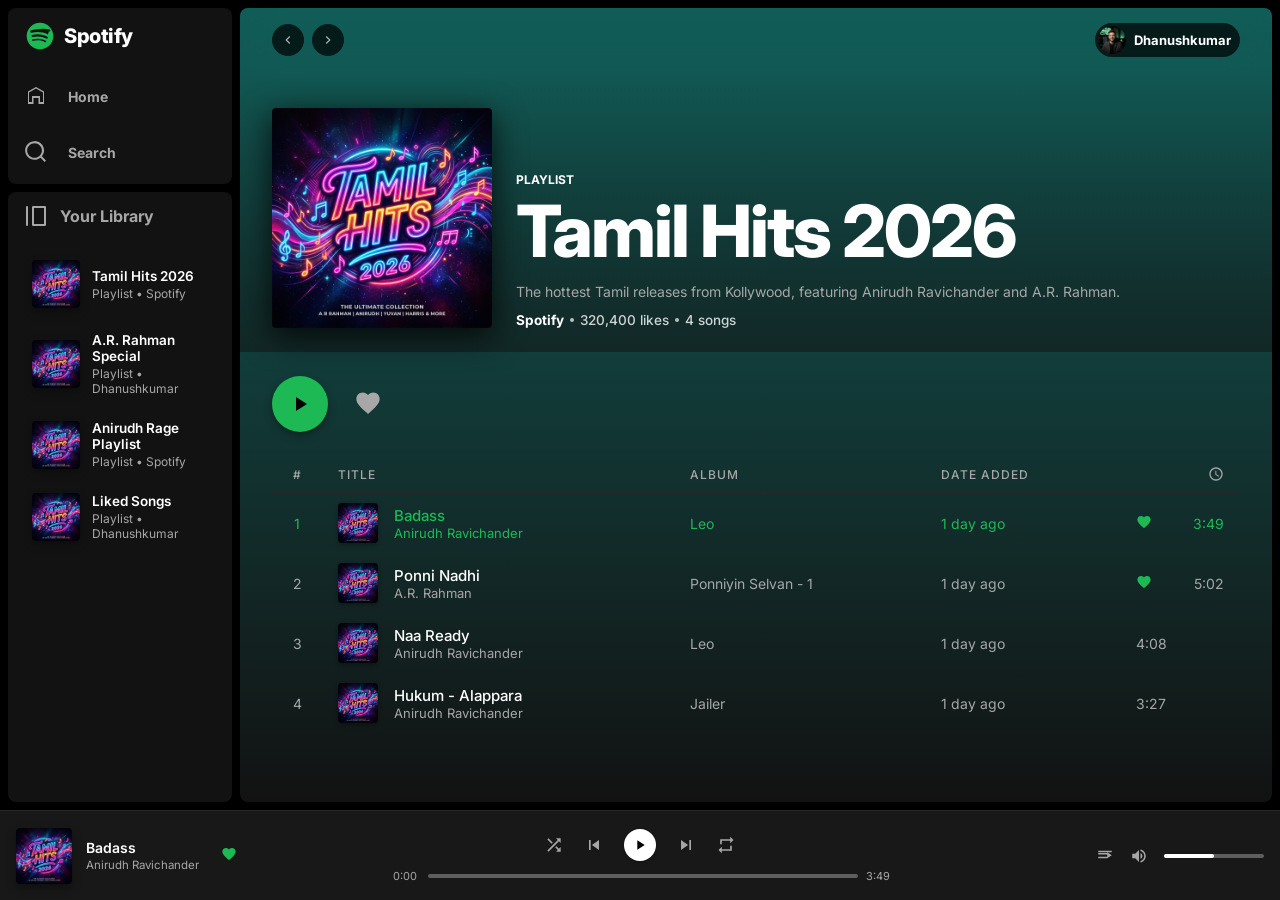
<file: playlist.html>
<!DOCTYPE html>
<html lang="en">
<head>
  <meta charset="UTF-8">
  <meta name="viewport" content="width=device-width, initial-scale=1.0">
  <meta name="description" content="View playlist tracks and play song collections in Spotify UI Clone.">
  <title>Spotify - Playlist Details</title>
  
  <!-- CSS Stylesheets -->
  <link rel="stylesheet" href="css/style.css">
  <link rel="stylesheet" href="css/components.css">
  <link rel="stylesheet" href="css/player.css">
  <link rel="stylesheet" href="css/animations.css">
  <link rel="stylesheet" href="css/responsive.css">
  
  <style>
    /* Heart icon color transitions */
    .playlist-row-heart-btn {
      color: var(--text-muted);
      background: none;
      border: none;
      cursor: pointer;
      display: none;
      transition: var(--transition);
    }
    
    .track-row:hover .playlist-row-heart-btn {
      display: inline-block;
    }
    
    .playlist-row-heart-btn.active {
      display: inline-block;
      color: var(--primary);
    }
    
    .playlist-row-heart-btn:hover {
      color: var(--text-main);
      transform: scale(1.06);
    }
  </style>
</head>
<body>
  <div class="app-container">
    
    <!-- Left Navigation Sidebar -->
    <aside class="sidebar">
      <div class="sidebar-section">
        <ul class="sidebar-nav-list">
          <li class="sidebar-logo" style="margin-bottom:8px;">
            <a href="index.html" style="display:flex; align-items:center; gap:8px;">
              <svg viewBox="0 0 24 24" width="32" height="32" style="fill: var(--primary);"><path d="M12 2C6.477 2 2 6.477 2 12s4.477 10 10 10 10-4.477 10-10S17.523 2 12 2zm4.586 14.424c-.18.295-.564.387-.86.207-2.377-1.454-5.37-1.782-8.892-.977-.336.074-.668-.138-.745-.474-.074-.335.138-.668.474-.745 3.856-.88 7.15-.503 9.816 1.13.295.18.387.563.207.86zm1.225-2.72c-.227.367-.707.487-1.074.26-2.72-1.672-6.87-2.157-10.076-1.182-.413.125-.845-.107-.97-.52-.124-.413.108-.847.52-.97 3.664-1.11 8.232-.573 11.36 1.348.367.228.487.707.26 1.074zm.107-2.846C14.54 8.79 9.07 8.607 5.9 9.57c-.496.15-1.02-.132-1.17-.63-.15-.497.13-1.02.63-1.17 3.66-1.11 9.7-1.9 13.78-.667.447.133.693.6.56 1.046-.134.446-.6.692-1.047.56z"/></svg>
              <span style="font-size:20px; font-weight:800; color:#fff; letter-spacing:-0.5px;">Spotify</span>
            </a>
          </li>
          <li class="sidebar-nav-item">
            <a href="index.html">
              <svg viewBox="0 0 24 24"><path d="M12.5 3.247a1 1 0 00-1 0L4 7.577V20h5.5v-6h5V20H20V7.577l-7.5-4.33zm6.5 14.753h-3v-6H8v6H5V8.587l7-4.04 7 4.04V18z"/></svg>
              <span>Home</span>
            </a>
          </li>
          <li class="sidebar-nav-item">
            <a href="search.html">
              <svg viewBox="0 0 24 24"><path d="M10.533 1.279c-5.18 0-9.407 4.14-9.407 9.279s4.226 9.279 9.407 9.279c2.234 0 4.29-.77 5.907-2.057l4.153 4.154 1.414-1.414-4.154-4.153c1.378-1.611 2.22-3.706 2.22-6.01 0-5.14-4.357-9.278-9.54-9.278zm0 2c4.073 0 7.37 3.255 7.37 7.279s-3.297 7.279-7.37 7.279-7.373-3.255-7.373-7.279 3.3-7.279 7.373-7.279z"/></svg>
              <span>Search</span>
            </a>
          </li>
        </ul>
      </div>

      <!-- Library Section -->
      <div class="sidebar-section" style="flex-grow: 1; display:flex; flex-direction:column; overflow:hidden;">
        <div style="display:flex; justify-content:space-between; align-items:center; margin-bottom:8px;">
          <a href="library.html" style="display:flex; align-items:center; gap:12px; font-weight:700; color:var(--text-muted);">
            <svg viewBox="0 0 24 24" width="24" height="24" style="fill:currentColor;"><path d="M3 22a1 1 0 01-1-1V3a1 1 0 012 0v18a1 1 0 01-1 1zM21 2H9a1 1 0 00-1 1v18a1 1 0 001 1h12a1 1 0 001-1V3a1 1 0 00-1-1zm-1 18H10V4h10v16z"/></svg>
            <span>Your Library</span>
          </a>
        </div>
        <ul class="sidebar-library-list" id="sidebarLibraryList">
          <!-- Dynamically populated via app.js -->
        </ul>
      </div>
    </aside>

    <!-- Main View Panel -->
    <main class="main-view animate-fade-in" id="playlistMainPanel">
      
      <!-- Top Sticky Header -->
      <header class="main-header" style="background-color: transparent;">
        <div class="header-nav-arrows">
          <button class="arrow-btn" title="Go Back"><svg viewBox="0 0 24 24"><path d="M15.41 16.59L10.83 12l4.58-4.59L14 6l-6 6 6 6 1.41-1.41z"/></svg></button>
          <button class="arrow-btn" title="Go Forward"><svg viewBox="0 0 24 24"><path d="M8.59 16.58L13.17 12 8.59 7.41 10 6l6 6-6 6-1.41-1.42z"/></svg></button>
        </div>
        <div class="header-user-profile" id="headerUserProfileBtn">
          <img class="header-user-avatar" src="" alt="avatar" />
          <span>Dhanushkumar</span>
        </div>
      </header>

      <!-- Playlist Details Header Banner -->
      <section class="banner-container" id="playlistBannerSection">
        <!-- Dynamically populated via playlist.js -->
      </section>

      <!-- Action Buttons Row -->
      <div class="playlist-actions-row">
        <button class="action-play-main-btn" id="playlistPlayMainBtn">
          <svg viewBox="0 0 24 24"><path d="M8 5v14l11-7z"/></svg>
        </button>
        <button class="playlist-heart-icon" id="playlistHeaderHeartBtn" title="Save Playlist">
          <svg viewBox="0 0 24 24"><path d="M12 21.35l-1.45-1.32C5.4 15.36 2 12.28 2 8.5 2 5.42 4.42 3 7.5 3c1.74 0 3.41.81 4.5 2.09C13.09 3.81 14.76 3 16.5 3 19.58 3 22 5.42 22 8.5c0 3.78-3.4 6.86-8.55 11.54L12 21.35z"/></svg>
        </button>
      </div>

      <!-- Tracks Table Section -->
      <div class="track-table-container">
        <table class="track-table">
          <thead>
            <tr>
              <th style="width:50px; text-align:center;">#</th>
              <th>Title</th>
              <th>Album</th>
              <th>Date Added</th>
              <th style="width:120px;">
                <svg viewBox="0 0 24 24" width="16" height="16" style="fill:currentColor; display:block; margin-left:auto;"><path d="M12 2C6.5 2 2 6.5 2 12s4.5 10 10 10 10-4.5 10-10S17.5 2 12 2zm0 18c-4.41 0-8-3.59-8-8s3.59-8 8-8 8 3.59 8 8-3.59 8-8 8zm.5-13H11v6l5.2 3.2.8-1.3-4.5-2.7V7z"/></svg>
              </th>
            </tr>
          </thead>
          <tbody id="playlistTracksTableBody">
            <!-- Dynamically populated via playlist.js -->
          </tbody>
        </table>
      </div>

    </main>

    <!-- Mobile Fixed Bottom Navigation -->
    <nav class="mobile-bottom-nav">
      <a href="index.html" class="mobile-nav-link">
        <svg viewBox="0 0 24 24"><path d="M12.5 3.247a1 1 0 00-1 0L4 7.577V20h5.5v-6h5V20H20V7.577l-7.5-4.33zm6.5 14.753h-3v-6H8v6H5V8.587l7-4.04 7 4.04V18z"/></svg>
        <span>Home</span>
      </a>
      <a href="search.html" class="mobile-nav-link">
        <svg viewBox="0 0 24 24"><path d="M10.533 1.279c-5.18 0-9.407 4.14-9.407 9.279s4.226 9.279 9.407 9.279c2.234 0 4.29-.77 5.907-2.057l4.153 4.154 1.414-1.414-4.154-4.153c1.378-1.611 2.22-3.706 2.22-6.01 0-5.14-4.357-9.278-9.54-9.278zm0 2c4.073 0 7.37 3.255 7.37 7.279s-3.297 7.279-7.37 7.279-7.373-3.255-7.373-7.279 3.3-7.279 7.373-7.279z"/></svg>
        <span>Search</span>
      </a>
      <a href="library.html" class="mobile-nav-link">
        <svg viewBox="0 0 24 24"><path d="M3 22a1 1 0 01-1-1V3a1 1 0 012 0v18a1 1 0 01-1 1zM21 2H9a1 1 0 00-1 1v18a1 1 0 001 1h12a1 1 0 001-1V3a1 1 0 00-1-1z"/></svg>
        <span>Library</span>
      </a>
    </nav>

    <!-- Music Player Fixed Bottom Footer -->
    <footer class="player-bar">
      <div class="player-left">
        <img id="playerArtwork" class="player-artwork" src="" alt="Album Artwork" />
        <div class="player-track-details">
          <span id="playerTrackTitle" class="player-track-title">Title</span>
          <span id="playerTrackArtist" class="player-track-artist">Artist</span>
        </div>
        <div class="player-track-actions">
          <button id="playerHeartBtn" class="player-heart-btn" title="Save to Liked Songs">
            <svg viewBox="0 0 24 24" width="20" height="20"><path d="M12 21.35l-1.45-1.32C5.4 15.36 2 12.28 2 8.5 2 5.42 4.42 3 7.5 3c1.74 0 3.41.81 4.5 2.09C13.09 3.81 14.76 3 16.5 3 19.58 3 22 5.42 22 8.5c0 3.78-3.4 6.86-8.55 11.54L12 21.35z"/></svg>
          </button>
          <div id="playerVisualizer" class="player-visualizer-container">
            <div class="vis-bar"></div>
            <div class="vis-bar"></div>
            <div class="vis-bar"></div>
            <div class="vis-bar"></div>
          </div>
        </div>
      </div>

      <div class="player-center">
        <div class="playback-controls">
          <button id="playerShuffleBtn" class="control-btn shuffle-btn" title="Shuffle"><svg viewBox="0 0 24 24"><path d="M10.59 9.17L5.41 4 4 5.41l5.17 5.17 1.42-1.41zM14.5 4l2.04 2.04L4 18.59 5.41 20 17.96 7.46 20 9.5V4h-5.5zm.33 9.41l-1.41 1.41 3.13 3.13L14.5 20H20v-5.5l-2.04 2.04-3.13-3.13z"/></svg></button>
          <button id="playerPrevBtn" class="control-btn" title="Previous"><svg viewBox="0 0 24 24"><path d="M6 6h2v12H6zm3.5 6L18 18V6z"/></svg></button>
          <button class="control-btn play-pause-circle play-pause-toggle-btn" title="Play/Pause"><svg viewBox="0 0 24 24"><path d="M8 5v14l11-7z"/></svg></button>
          <button id="playerNextBtn" class="control-btn" title="Next"><svg viewBox="0 0 24 24"><path d="M6 18l8.5-6L6 6v12zM16 6v12h2V6h-2z"/></svg></button>
          <button id="playerRepeatBtn" class="control-btn repeat-btn" title="Repeat"><svg viewBox="0 0 24 24"><path d="M7 7h10v3l4-4-4-4v3H5v6h2V7zm10 10H7v-3l-4 4 4 4v-3h12v-6h-2v4z"/></svg></button>
        </div>
        <div class="playback-timeline">
          <span id="playerTimeElapsed" class="time-stamp">0:00</span>
          <div class="slider-container" id="progressSliderContainer">
            <div class="slider-track-bg">
              <div id="playerTimelineFill" class="slider-track-fill" style="width: 0%;"></div>
              <div id="playerTimelineThumb" class="slider-thumb" style="left: 0%;"></div>
            </div>
          </div>
          <span class="time-stamp" style="width:auto;">3:49</span>
        </div>
      </div>

      <div class="player-right">
        <button class="control-btn" title="Queue"><svg viewBox="0 0 24 24"><path d="M3 15h12v-2H3v2zm0-5h12V8H3v2zm0-5v2h18V5H3zm12 10l6-4-6-4v8z"/></svg></button>
        <button class="control-btn" title="Mute/Unmute"><svg viewBox="0 0 24 24"><path d="M3 9v6h4l5 5V4L7 9H3zm13.5 3c0-1.77-1.02-3.29-2.5-4.03v8.05c1.48-.73 2.5-2.25 2.5-4.02zM14 3.23v2.06c2.89.86 5 3.54 5 6.71s-2.11 5.85-5 6.71v2.06c4.01-.91 7-4.49 7-8.77s-2.99-7.86-7-8.77z"/></svg></button>
        <div class="slider-container" id="volumeSliderContainer" style="width: 100px; flex-grow: 0;">
          <div class="slider-track-bg">
            <div id="volumeTrackFill" class="slider-track-fill" style="width: 50%;"></div>
            <div id="volumeThumb" class="slider-thumb" style="left: 50%;"></div>
          </div>
        </div>
      </div>
    </footer>

  </div>

  <!-- JS Files -->
  <script src="js/app.js"></script>
  <script src="js/player.js"></script>
  <script src="js/playlist.js"></script>
  <script src="js/navigation.js"></script>
  <script>
    // Adjust header background opacity on scroll
    const mainViewEl = document.querySelector('.main-view');
    const headerEl = document.querySelector('.main-header');
    if (mainViewEl && headerEl) {
      mainViewEl.addEventListener('scroll', () => {
        const scrollTop = mainViewEl.scrollTop;
        const opacity = Math.min(0.95, scrollTop / 180);
        headerEl.style.backgroundColor = `rgba(18, 18, 18, ${opacity})`;
      });
    }
  </script>
</body>
</html>
</file>
<file: css/style.css>
/* Spotify UI Clone - Style Sheet */
@import url('https://fonts.googleapis.com/css2?family=Inter:wght@300;400;500;600;700;800&display=swap');

:root {
  --bg-base: #000000;
  --bg-main: #121212;
  --bg-card: #181818;
  --bg-card-hover: #282828;
  --bg-nav: #000000;
  --text-main: #ffffff;
  --text-muted: #a7a7a7;
  --primary: #1db954;
  --primary-hover: #1ed760;
  --border-color: #282828;
  --player-height: 90px;
  --sidebar-width: 240px;
  --font-family: 'Inter', -apple-system, BlinkMacSystemFont, 'Segoe UI', Roboto, Oxygen, Ubuntu, Cantarell, sans-serif;
  --radius-sm: 4px;
  --radius-md: 8px;
  --radius-lg: 12px;
  --transition: all 0.3s cubic-bezier(0.3, 0, 0, 1);
  --shadow-sm: 0 4px 12px rgba(0, 0, 0, 0.5);
  --shadow-md: 0 8px 24px rgba(0, 0, 0, 0.7);
}

/* Reset */
* {
  margin: 0;
  padding: 0;
  box-sizing: border-box;
}

body {
  font-family: var(--font-family);
  background-color: var(--bg-base);
  color: var(--text-main);
  overflow: hidden;
  height: 100vh;
  user-select: none;
}

a {
  text-decoration: none;
  color: inherit;
}

button {
  background: none;
  border: none;
  cursor: pointer;
  outline: none;
  font-family: inherit;
  color: inherit;
}

img {
  max-width: 100%;
  display: block;
}

/* Base Dashboard Grid Layout */
.app-container {
  display: grid;
  grid-template-areas: 
    "sidebar main"
    "player player";
  grid-template-columns: var(--sidebar-width) 1fr;
  grid-template-rows: calc(100vh - var(--player-height)) var(--player-height);
  height: 100vh;
  width: 100vw;
  background-color: var(--bg-base);
}

/* Sidebar Area */
.sidebar {
  grid-area: sidebar;
  background-color: var(--bg-nav);
  display: flex;
  flex-direction: column;
  padding: 8px;
  gap: 8px;
  overflow-y: hidden;
}

.sidebar-section {
  background-color: var(--bg-main);
  border-radius: var(--radius-md);
  padding: 12px 16px;
}

.sidebar-nav-list {
  list-style: none;
  display: flex;
  flex-direction: column;
  gap: 16px;
}

.sidebar-nav-item a {
  display: flex;
  align-items: center;
  gap: 20px;
  font-size: 14px;
  font-weight: 700;
  color: var(--text-muted);
  height: 40px;
  transition: var(--transition);
}

.sidebar-nav-item a:hover, .sidebar-nav-item.active a {
  color: var(--text-main);
}

.sidebar-nav-item svg {
  width: 24px;
  height: 24px;
  fill: currentColor;
}

/* Main Dashboard Panel */
.main-view {
  grid-area: main;
  background: linear-gradient(to bottom, #222 0%, var(--bg-main) 300px);
  border-radius: var(--radius-md);
  margin: 8px 8px 8px 0;
  overflow-y: auto;
  position: relative;
  display: flex;
  flex-direction: column;
}

/* Sticky Main View Top Header */
.main-header {
  position: sticky;
  top: 0;
  height: 64px;
  padding: 16px 32px;
  display: flex;
  justify-content: space-between;
  align-items: center;
  background-color: rgba(18, 18, 18, 0.7);
  backdrop-filter: blur(20px);
  z-index: 100;
  transition: background-color 0.2s ease;
}

.header-nav-arrows {
  display: flex;
  gap: 8px;
}

.arrow-btn {
  width: 32px;
  height: 32px;
  border-radius: 50%;
  background-color: rgba(0, 0, 0, 0.7);
  display: flex;
  align-items: center;
  justify-content: center;
  color: var(--text-muted);
  transition: var(--transition);
}

.arrow-btn:hover {
  color: var(--text-main);
  background-color: rgba(0, 0, 0, 0.9);
}

.arrow-btn svg {
  width: 16px;
  height: 16px;
  fill: currentColor;
}

.header-user-profile {
  display: flex;
  align-items: center;
  gap: 8px;
  background-color: rgba(0, 0, 0, 0.7);
  border-radius: 20px;
  padding: 2px 8px 2px 2px;
  cursor: pointer;
  font-size: 13px;
  font-weight: 700;
  transition: var(--transition);
  border: 1px solid transparent;
}

.header-user-profile:hover {
  background-color: #282828;
}

.header-user-avatar {
  width: 28px;
  height: 28px;
  border-radius: 50%;
  object-fit: cover;
}

/* Content Container */
.main-content {
  padding: 24px 32px;
  flex-grow: 1;
}

.section-container {
  margin-bottom: 32px;
}

.section-header-row {
  display: flex;
  justify-content: space-between;
  align-items: flex-end;
  margin-bottom: 16px;
}

.section-title {
  font-size: 24px;
  font-weight: 700;
  letter-spacing: -0.5px;
}

.see-all-link {
  font-size: 12px;
  font-weight: 700;
  color: var(--text-muted);
  text-transform: uppercase;
  letter-spacing: 0.5px;
}

.see-all-link:hover {
  text-decoration: underline;
  color: var(--text-main);
}
</file>
<file: css/components.css>
/* Spotify Components CSS */

/* Card Grid Layout */
.card-grid {
  display: grid;
  grid-template-columns: repeat(auto-fill, minmax(180px, 1fr));
  gap: 24px;
}

/* Spotify Style Music Card */
.music-card {
  background-color: var(--bg-card);
  border-radius: var(--radius-md);
  padding: 16px;
  position: relative;
  cursor: pointer;
  transition: background-color 0.3s ease;
  box-shadow: var(--shadow-sm);
}

.music-card:hover {
  background-color: var(--bg-card-hover);
}

.card-img-wrapper {
  position: relative;
  width: 100%;
  aspect-ratio: 1;
  border-radius: var(--radius-sm);
  overflow: hidden;
  margin-bottom: 16px;
  box-shadow: 0 8px 16px rgba(0, 0, 0, 0.5);
}

.card-img-wrapper img {
  width: 100%;
  height: 100%;
  object-fit: cover;
  transition: transform 0.3s ease;
}

/* Circular images for artists */
.music-card.artist-card .card-img-wrapper {
  border-radius: 50%;
}

/* Play button hover transition */
.card-play-btn {
  position: absolute;
  right: 16px;
  bottom: 8px;
  width: 48px;
  height: 48px;
  border-radius: 50%;
  background-color: var(--primary);
  color: #000;
  display: flex;
  align-items: center;
  justify-content: center;
  box-shadow: 0 8px 8px rgba(0, 0, 0, 0.3);
  opacity: 0;
  transform: translateY(8px);
  transition: opacity 0.3s ease, transform 0.3s cubic-bezier(0.3, 0, 0, 1), background-color 0.2s ease;
  z-index: 10;
}

.card-play-btn:hover {
  background-color: var(--primary-hover);
  transform: scale(1.06) translateY(8px);
}

.card-play-btn svg {
  width: 20px;
  height: 20px;
  fill: currentColor;
  margin-left: 2px; /* Center play icon alignment */
}

.music-card:hover .card-play-btn {
  opacity: 1;
  transform: translateY(0);
}

.music-card:hover .card-play-btn:hover {
  transform: scale(1.06) translateY(0);
}

.card-title {
  font-size: 15px;
  font-weight: 700;
  margin-bottom: 8px;
  white-space: nowrap;
  overflow: hidden;
  text-overflow: ellipsis;
}

.card-desc {
  font-size: 13px;
  color: var(--text-muted);
  line-height: 1.4;
  display: -webkit-box;
  -webkit-line-clamp: 2;
  -webkit-box-orient: vertical;
  overflow: hidden;
}

/* Category Cards for Search Page */
.category-grid {
  display: grid;
  grid-template-columns: repeat(auto-fill, minmax(170px, 1fr));
  gap: 16px;
}

.category-card {
  aspect-ratio: 1;
  border-radius: var(--radius-md);
  padding: 16px;
  position: relative;
  overflow: hidden;
  cursor: pointer;
  box-shadow: var(--shadow-sm);
  transition: var(--transition);
}

.category-card:hover {
  transform: scale(1.02);
}

.category-title {
  font-size: 20px;
  font-weight: 800;
  letter-spacing: -0.5px;
  line-height: 1.2;
}

.category-img {
  width: 90px;
  height: 90px;
  object-fit: cover;
  position: absolute;
  bottom: -10px;
  right: -10px;
  transform: rotate(25deg);
  box-shadow: 0 4px 8px rgba(0, 0, 0, 0.4);
}

/* Playlist / Album Banner Headers */
.banner-container {
  display: flex;
  align-items: flex-end;
  gap: 24px;
  padding: 32px 32px 24px;
  background: linear-gradient(to bottom, transparent 0%, rgba(18, 18, 18, 0.5) 100%);
  min-height: 280px;
}

.banner-img-wrapper {
  width: 220px;
  height: 220px;
  border-radius: var(--radius-sm);
  box-shadow: 0 8px 32px rgba(0, 0, 0, 0.8);
  overflow: hidden;
  flex-shrink: 0;
}

.banner-img-wrapper img {
  width: 100%;
  height: 100%;
  object-fit: cover;
}

.banner-info {
  display: flex;
  flex-direction: column;
}

.banner-type {
  font-size: 12px;
  font-weight: 700;
  text-transform: uppercase;
  margin-bottom: 8px;
}

.banner-title {
  font-size: 72px;
  font-weight: 800;
  letter-spacing: -2px;
  line-height: 1;
  margin-bottom: 16px;
  display: -webkit-box;
  -webkit-line-clamp: 2;
  -webkit-box-orient: vertical;
  overflow: hidden;
}

.banner-meta {
  display: flex;
  align-items: center;
  gap: 6px;
  font-size: 13.5px;
  font-weight: 500;
  color: rgba(255, 255, 255, 0.8);
}

.banner-meta-author {
  font-weight: 700;
  color: #fff;
}

.banner-meta-author:hover {
  text-decoration: underline;
}

.dot-separator {
  width: 4px;
  height: 4px;
  border-radius: 50%;
  background-color: rgba(255, 255, 255, 0.7);
  display: inline-block;
}

/* Playlist Buttons Toolbar */
.playlist-actions-row {
  display: flex;
  align-items: center;
  gap: 24px;
  padding: 24px 32px;
}

.action-play-main-btn {
  width: 56px;
  height: 56px;
  border-radius: 50%;
  background-color: var(--primary);
  color: #000;
  display: flex;
  align-items: center;
  justify-content: center;
  box-shadow: 0 4px 8px rgba(0, 0, 0, 0.3);
  transition: var(--transition);
}

.action-play-main-btn:hover {
  background-color: var(--primary-hover);
  transform: scale(1.06);
}

.action-play-main-btn svg {
  width: 24px;
  height: 24px;
  fill: currentColor;
}

.playlist-heart-icon {
  width: 32px;
  height: 32px;
  color: var(--text-muted);
  cursor: pointer;
  transition: var(--transition);
}

.playlist-heart-icon:hover {
  color: var(--text-main);
  transform: scale(1.06);
}

.playlist-heart-icon.active {
  color: var(--primary);
}

.playlist-heart-icon svg {
  width: 28px;
  height: 28px;
  fill: currentColor;
}

/* Track List Table Layout */
.track-table-container {
  padding: 0 32px 32px;
}

.track-table {
  width: 100%;
  border-collapse: collapse;
  text-align: left;
}

.track-table th {
  color: var(--text-muted);
  font-size: 12px;
  font-weight: 500;
  text-transform: uppercase;
  letter-spacing: 1px;
  padding: 10px 16px;
  border-bottom: 1px solid var(--border-color);
}

.track-table td {
  padding: 10px 16px;
  font-size: 14px;
  color: var(--text-muted);
}

.track-row {
  border-radius: var(--radius-sm);
  transition: background-color 0.2s ease;
  cursor: pointer;
}

.track-row:hover {
  background-color: rgba(255, 255, 255, 0.08);
}

.track-row.active td {
  color: var(--primary);
}

.track-row-num {
  text-align: center;
  width: 40px;
}

.track-row:hover .track-row-num-val {
  display: none;
}

.track-row-play-icon {
  display: none;
  width: 12px;
  height: 12px;
  fill: #fff;
  margin: 0 auto;
}

.track-row.active .track-row-play-icon {
  fill: var(--primary);
}

.track-row:hover .track-row-play-icon {
  display: block;
}

.track-title-col {
  display: flex;
  gap: 16px;
  align-items: center;
}

.track-artwork {
  width: 40px;
  height: 40px;
  border-radius: var(--radius-sm);
  object-fit: cover;
  box-shadow: 0 2px 4px rgba(0,0,0,0.3);
}

.track-name-author {
  display: flex;
  flex-direction: column;
}

.track-name-title {
  color: var(--text-main);
  font-weight: 500;
  font-size: 15px;
}

.track-row.active .track-name-title {
  color: var(--primary);
}

.track-author-sub {
  font-size: 13px;
  transition: var(--transition);
}

.track-author-sub:hover {
  text-decoration: underline;
  color: var(--text-main);
}

.track-duration-col {
  width: 100px;
}

/* Verified Artist Badge & Layout */
.artist-verified-row {
  display: flex;
  align-items: center;
  gap: 8px;
  font-size: 13px;
  font-weight: 700;
  margin-bottom: 12px;
}

.artist-verified-icon {
  width: 20px;
  height: 20px;
  background-color: #3d91f9;
  color: #fff;
  border-radius: 50%;
  display: flex;
  align-items: center;
  justify-content: center;
}

.artist-verified-icon svg {
  width: 12px;
  height: 12px;
  fill: currentColor;
}

/* Playlists / Libraries list group */
.sidebar-library-list {
  list-style: none;
  margin-top: 16px;
  display: flex;
  flex-direction: column;
  gap: 8px;
  overflow-y: auto;
  flex-grow: 1;
}

.library-item {
  display: flex;
  gap: 12px;
  align-items: center;
  padding: 8px;
  border-radius: var(--radius-sm);
  cursor: pointer;
  transition: background-color 0.2s ease;
}

.library-item:hover {
  background-color: rgba(255, 255, 255, 0.05);
}

.library-item-img {
  width: 48px;
  height: 48px;
  border-radius: var(--radius-sm);
  object-fit: cover;
  box-shadow: 0 4px 8px rgba(0,0,0,0.3);
}

.library-item-info {
  display: flex;
  flex-direction: column;
}

.library-item-name {
  font-size: 13.5px;
  font-weight: 600;
  color: var(--text-main);
}

.library-item-meta {
  font-size: 12px;
  color: var(--text-muted);
  margin-top: 2px;
}

/* Skeletons */
.skeleton {
  background: linear-gradient(90deg, #181818 25%, #282828 50%, #181818 75%);
  background-size: 200% 100%;
  animation: skeleton-shimmer 1.5s infinite;
}

.skeleton-text {
  height: 12px;
  border-radius: 6px;
}

.skeleton-img {
  width: 100%;
  height: 100%;
}
</file>
<file: css/player.css>
/* Spotify Music Player CSS */

.player-bar {
  grid-area: player;
  background-color: #181818;
  border-top: 1px solid var(--border-color);
  padding: 0 16px;
  display: flex;
  justify-content: space-between;
  align-items: center;
  z-index: 200;
}

/* Left Section: Track Info */
.player-left {
  display: flex;
  align-items: center;
  gap: 14px;
  width: 30%;
  min-width: 180px;
}

.player-artwork {
  width: 56px;
  height: 56px;
  border-radius: var(--radius-sm);
  object-fit: cover;
  box-shadow: 0 4px 8px rgba(0, 0, 0, 0.4);
}

.player-track-details {
  display: flex;
  flex-direction: column;
  overflow: hidden;
  max-width: 180px;
}

.player-track-title {
  font-size: 14px;
  font-weight: 600;
  color: var(--text-main);
  white-space: nowrap;
  overflow: hidden;
  text-overflow: ellipsis;
}

.player-track-title:hover {
  text-decoration: underline;
  cursor: pointer;
}

.player-track-artist {
  font-size: 11.5px;
  color: var(--text-muted);
  white-space: nowrap;
  overflow: hidden;
  text-overflow: ellipsis;
  margin-top: 2px;
}

.player-track-artist:hover {
  text-decoration: underline;
  color: var(--text-main);
  cursor: pointer;
}

.player-track-actions {
  display: flex;
  align-items: center;
  gap: 12px;
  margin-left: 8px;
}

.player-heart-btn {
  color: var(--text-muted);
  transition: var(--transition);
}

.player-heart-btn:hover {
  color: var(--text-main);
  transform: scale(1.06);
}

.player-heart-btn.active {
  color: var(--primary);
}

/* Center Section: Playback Controls & Progress */
.player-center {
  display: flex;
  flex-direction: column;
  align-items: center;
  width: 40%;
  max-width: 500px;
  gap: 8px;
}

.playback-controls {
  display: flex;
  align-items: center;
  gap: 20px;
}

.control-btn {
  color: var(--text-muted);
  transition: var(--transition);
  display: flex;
  align-items: center;
  justify-content: center;
}

.control-btn:hover {
  color: var(--text-main);
}

.control-btn.active {
  color: var(--primary);
}

.control-btn.play-pause-circle {
  width: 32px;
  height: 32px;
  border-radius: 50%;
  background-color: #fff;
  color: #000;
  box-shadow: 0 2px 4px rgba(0,0,0,0.2);
}

.control-btn.play-pause-circle:hover {
  transform: scale(1.06);
  background-color: #fff;
}

.control-btn.play-pause-circle svg {
  width: 16px;
  height: 16px;
  fill: currentColor;
}

.control-btn svg {
  width: 20px;
  height: 20px;
  fill: currentColor;
}

/* Progress Slider */
.playback-timeline {
  display: flex;
  width: 100%;
  align-items: center;
  gap: 8px;
}

.time-stamp {
  font-size: 11px;
  color: var(--text-muted);
  width: 30px;
  text-align: center;
}

.slider-container {
  flex-grow: 1;
  height: 12px;
  display: flex;
  align-items: center;
  cursor: pointer;
  position: relative;
}

.slider-track-bg {
  width: 100%;
  height: 4px;
  background-color: #5e5e5e;
  border-radius: 2px;
  position: relative;
}

.slider-track-fill {
  height: 100%;
  background-color: #fff;
  border-radius: 2px;
  width: 30%; /* Set dynamically by JS */
  position: absolute;
  top: 0;
  left: 0;
  transition: background-color 0.1s ease;
}

.slider-thumb {
  width: 12px;
  height: 12px;
  border-radius: 50%;
  background-color: #fff;
  position: absolute;
  top: 50%;
  transform: translate(-50%, -50%);
  left: 30%; /* Set dynamically by JS */
  display: none;
  box-shadow: 0 2px 4px rgba(0,0,0,0.4);
}

.slider-container:hover .slider-track-fill {
  background-color: var(--primary);
}

.slider-container:hover .slider-thumb {
  display: block;
}

/* Right Section: Volume & Utilities */
.player-right {
  display: flex;
  align-items: center;
  justify-content: flex-end;
  gap: 16px;
  width: 30%;
  min-width: 180px;
}

.player-right .control-btn svg {
  width: 18px;
  height: 18px;
}

/* Visualizer Bars jumping on Play */
.player-visualizer-container {
  display: flex;
  align-items: flex-end;
  height: 12px;
  gap: 2px;
  margin-left: 8px;
  opacity: 0;
  transition: opacity 0.3s ease;
}

.player-visualizer-container.playing {
  opacity: 1;
}

.vis-bar {
  width: 2px;
  height: 100%;
  background-color: var(--primary);
  border-radius: 1px;
}

.vis-bar:nth-child(1) { animation: vis-jump 0.8s ease-in-out infinite alternate; }
.vis-bar:nth-child(2) { animation: vis-jump 1.1s ease-in-out infinite alternate 0.2s; }
.vis-bar:nth-child(3) { animation: vis-jump 0.9s ease-in-out infinite alternate 0.4s; }
.vis-bar:nth-child(4) { animation: vis-jump 1.3s ease-in-out infinite alternate 0.1s; }
</file>
<file: css/animations.css>
/* Animations CSS */

/* Keyframe: Skeleton Shimmer Loading */
@keyframes skeleton-shimmer {
  0% {
    background-position: 200% 0;
  }
  100% {
    background-position: -200% 0;
  }
}

/* Keyframe: Music Visualizer Jumping Bars */
@keyframes vis-jump {
  0% {
    height: 20%;
  }
  100% {
    height: 100%;
  }
}

/* Keyframe: Album/Playlist view slide-up */
@keyframes slideUp {
  from {
    opacity: 0;
    transform: translateY(20px);
  }
  to {
    opacity: 1;
    transform: translateY(0);
  }
}

/* Keyframe: Fade In */
@keyframes fadeIn {
  from {
    opacity: 0;
  }
  to {
    opacity: 1;
  }
}

/* Application Helper Classes */
.animate-fade-in {
  animation: fadeIn 0.3s ease-out forwards;
}

.animate-slide-up {
  animation: slideUp 0.4s cubic-bezier(0.3, 0, 0, 1) forwards;
}
</file>
<file: css/responsive.css>
/* Responsive Styles - Spotify UI Clone */

/* 1024px and below (Small desktops / tablets landscape) */
@media (max-width: 1024px) {
  :root {
    --sidebar-width: 200px;
  }
  
  .track-table th:nth-child(3),
  .track-table td:nth-child(3) {
    display: none; /* Hide Album column in song lists */
  }

  .banner-title {
    font-size: 52px;
  }

  .banner-img-wrapper {
    width: 170px;
    height: 170px;
  }
}

/* 768px and below (Tablets portrait) */
@media (max-width: 768px) {
  :root {
    --sidebar-width: 72px; /* Sidebar collapses to icons only */
  }

  .sidebar-nav-item a span,
  .sidebar-library-list .library-item-info {
    display: none; /* Hide text, keep icons and thumbnails */
  }

  .sidebar-nav-item a {
    justify-content: center;
    gap: 0;
  }

  .sidebar-section {
    padding: 12px 8px;
  }

  .library-item {
    justify-content: center;
    padding: 8px 4px;
  }

  .track-table th:nth-child(4),
  .track-table td:nth-child(4) {
    display: none; /* Hide Date Added column */
  }
}

/* 480px and below (Mobile Phones) */
@media (max-width: 480px) {
  .app-container {
    grid-template-areas: 
      "main"
      "player";
    grid-template-columns: 1fr;
    grid-template-rows: calc(100vh - var(--player-height) - 56px) var(--player-height); /* Account for bottom nav bar */
  }

  .sidebar {
    display: none; /* Hide sidebar entirely, bottom nav handles navigation */
  }

  .main-view {
    margin: 0;
    border-radius: 0;
  }

  .main-header {
    padding: 16px;
  }

  .main-content {
    padding: 16px;
  }

  .banner-container {
    flex-direction: column;
    align-items: center;
    text-align: center;
    padding: 24px 16px;
    gap: 16px;
  }

  .banner-title {
    font-size: 36px;
  }

  .track-table-container {
    padding: 0 16px 16px;
  }

  /* Simplify player bar on mobile */
  .player-right {
    display: none; /* Hide right utilities */
  }

  .player-left {
    width: 60%;
  }

  .player-center {
    width: 40%;
  }

  .playback-timeline {
    display: none; /* Hide progress bar slider on mobile */
  }

  .control-btn.shuffle-btn,
  .control-btn.repeat-btn {
    display: none; /* Hide secondary controls */
  }

  /* Add Mobile Sticky Footer Navigation */
  .mobile-bottom-nav {
    display: flex !important;
    position: fixed;
    bottom: var(--player-height);
    left: 0;
    right: 0;
    height: 56px;
    background-color: #090909;
    border-top: 1px solid var(--border-color);
    justify-content: space-around;
    align-items: center;
    z-index: 199;
  }

  .mobile-nav-link {
    display: flex;
    flex-direction: column;
    align-items: center;
    color: var(--text-muted);
    font-size: 10px;
    gap: 4px;
    text-decoration: none;
    transition: var(--transition);
  }

  .mobile-nav-link.active, .mobile-nav-link:hover {
    color: var(--text-main);
  }

  .mobile-nav-link svg {
    width: 20px;
    height: 20px;
    fill: currentColor;
  }
}

/* Hidden by default on desktop, shown on mobile */
.mobile-bottom-nav {
  display: none;
}
</file>
